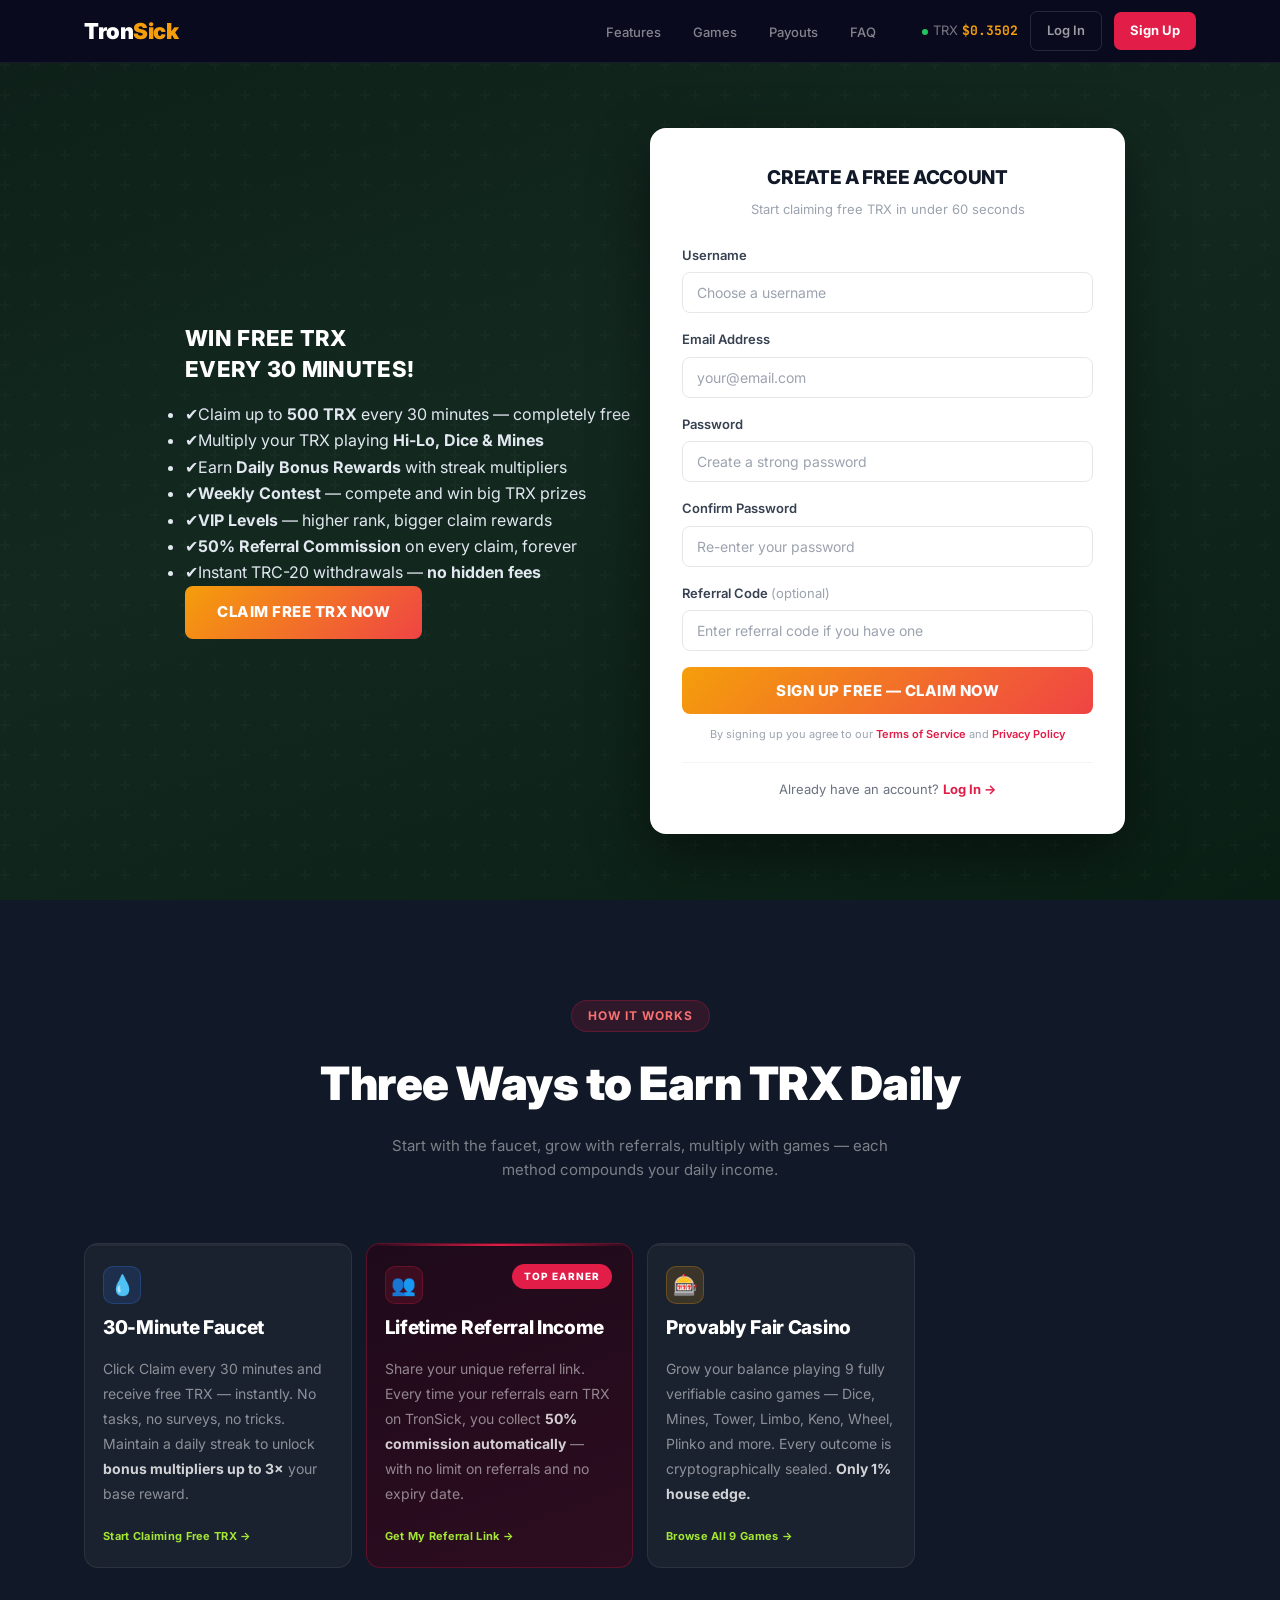
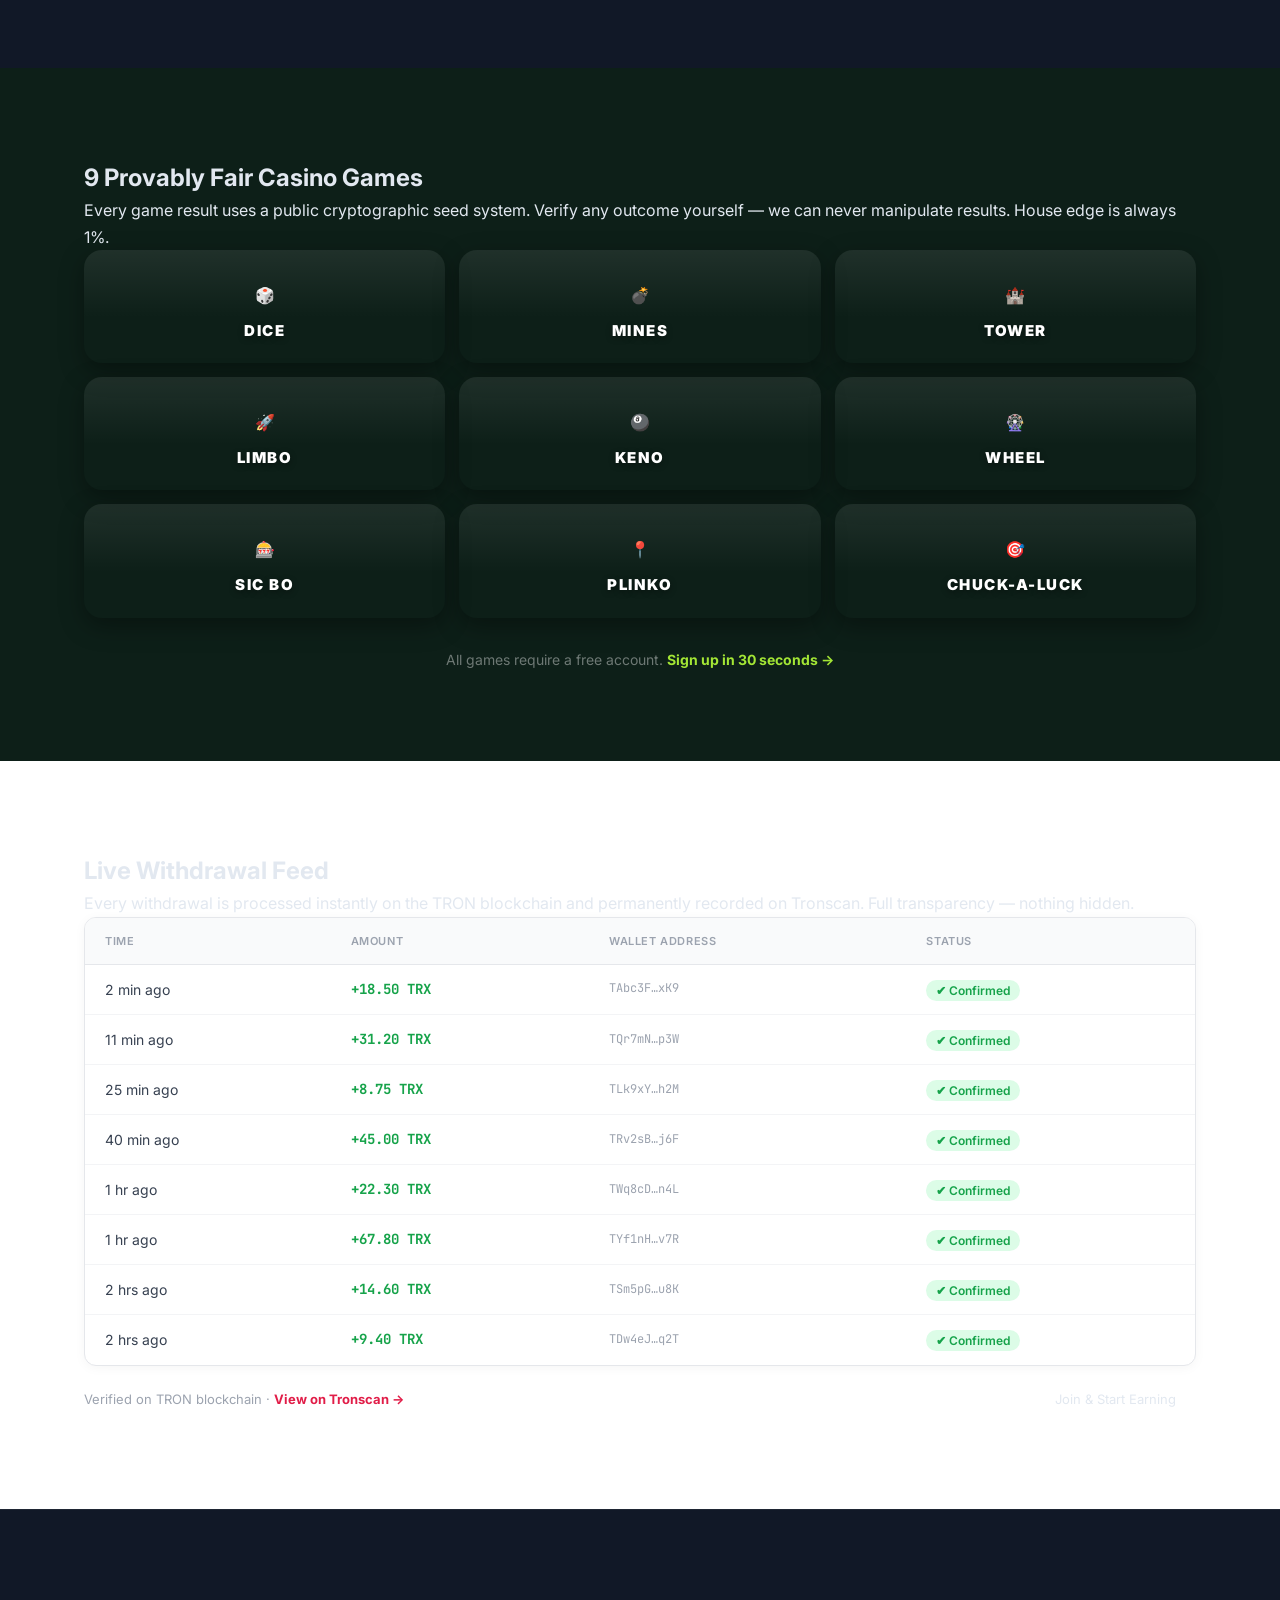
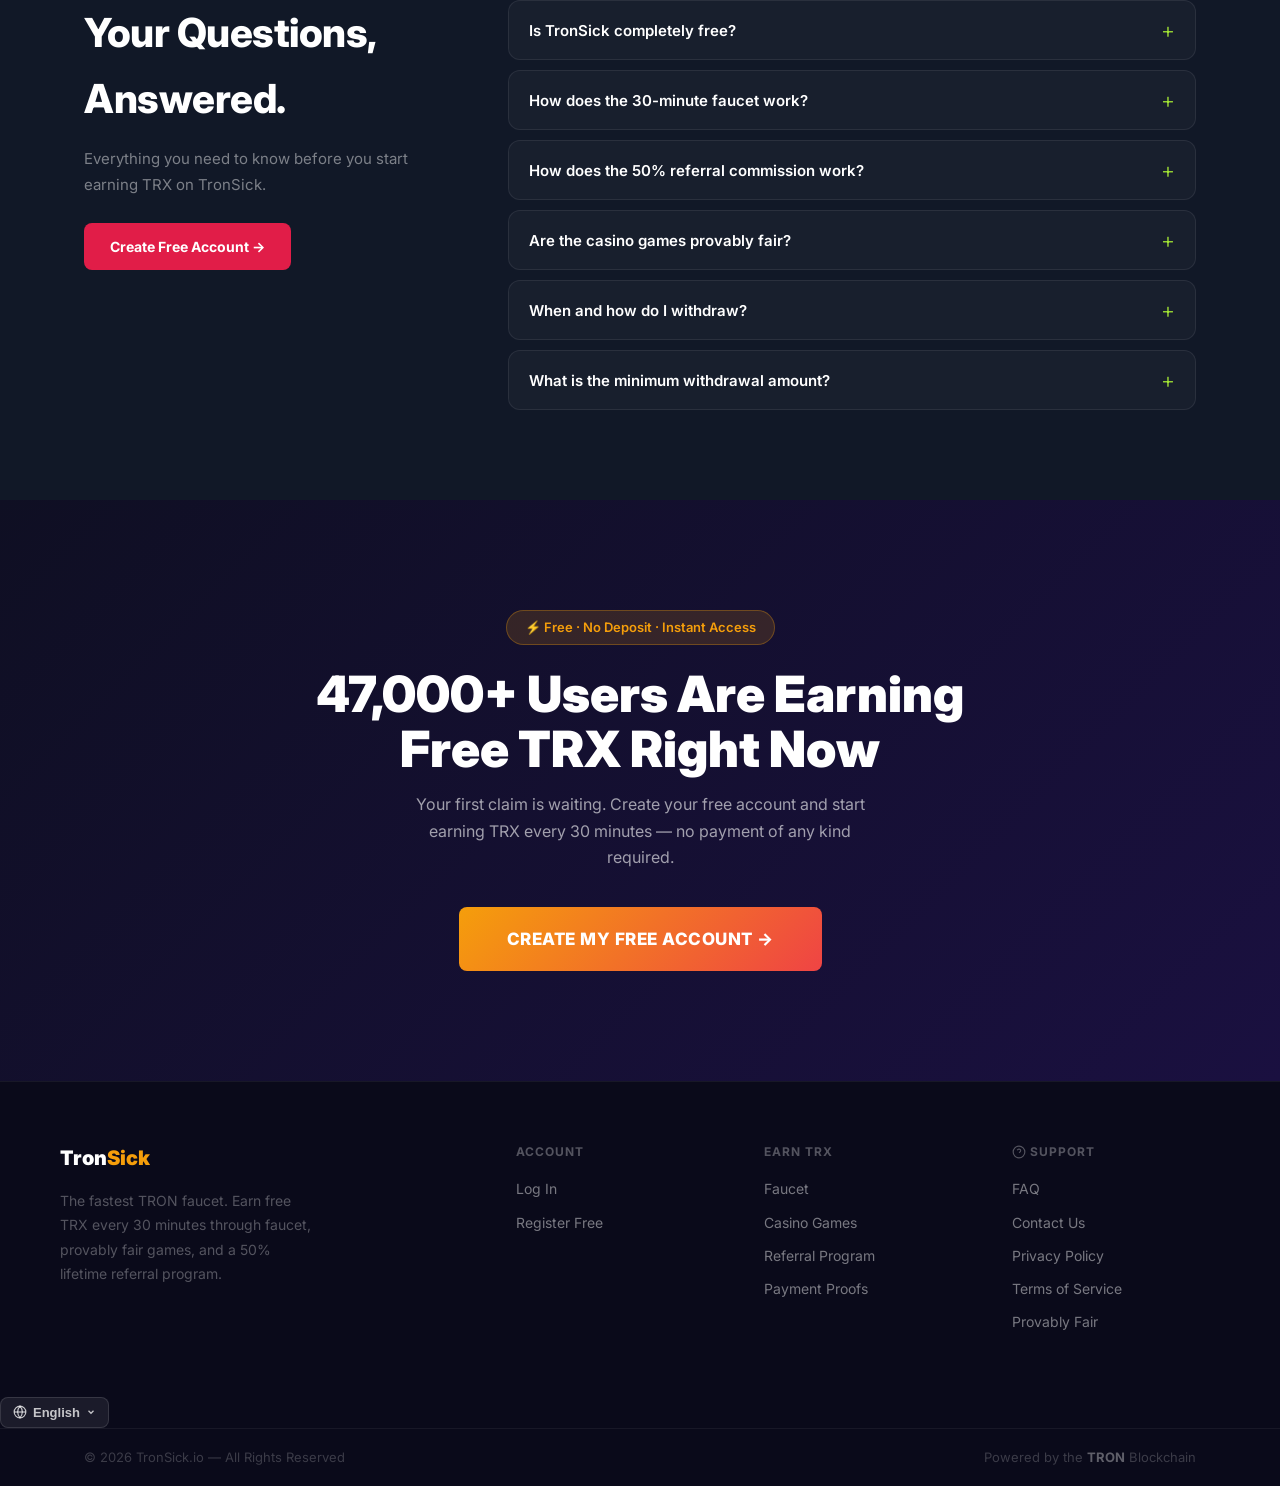
<file: index.html>
﻿<!DOCTYPE html>
<html lang="en">
<head>
  <meta charset="UTF-8"/>
  <meta name="viewport" content="width=device-width, initial-scale=1.0"/>
  <title>TronSick – Win Free TRX Every 30 Minutes | Faucet, Games & Referrals</title>
  <meta name="description" content="Claim free TRX every 30 minutes on TronSick. Play provably fair games, earn referral commissions, and withdraw instantly. Join 47,000+ users today."/>
  <link rel="preconnect" href="https://fonts.googleapis.com"/>
  <link rel="preconnect" href="https://fonts.gstatic.com" crossorigin/>
  <link href="https://fonts.googleapis.com/css2?family=Inter:wght@400;500;600;700;800;900&family=JetBrains+Mono:wght@400;700&display=swap" rel="stylesheet"/>
  <link rel="stylesheet" href="style.css"/>
  <script>
    localStorage.removeItem('_justLoggedOut');if(localStorage.getItem('userLoggedIn')==='1' && localStorage.getItem('userName')){window.location.replace('faucet.php');}
  </script>
</head>
<body>

<!-- NAVBAR -->
<nav class="nav" id="nav">
  <div class="nav-wrap">
    <a href="index.php" class="logo" id="logo">Tron<span>Sick</span></a>
    <ul class="nav-menu">
      <li><a href="#features">Features</a></li>
      <li><a href="#games">Games</a></li>
      <li><a href="#payouts">Payouts</a></li>
      <li><a href="#faq">FAQ</a></li>
    </ul>
    <div class="nav-right">
      <span class="trx-live"><span class="live-dot"></span>TRX <strong id="navPrice">$0.3502</strong></span>
      <a href="login.php" class="nbtn-ghost" id="navLogin">Log In</a>
      <a href="login.php?tab=register" class="nbtn-red" id="navSignup">Sign Up</a>
    </div>
    <button class="burger" onclick="toggleNav()"><span></span><span></span><span></span></button>
  </div>
  <div class="mob-nav" id="mobNav">
    <a href="#features" onclick="toggleNav()">Features</a>
    <a href="#games" onclick="toggleNav()">Games</a>
    <a href="#payouts" onclick="toggleNav()">Payouts</a>
    <a href="#faq" onclick="toggleNav()">FAQ</a>
    <a href="login.php" class="nbtn-ghost">Log In</a>
    <a href="login.php?tab=register" class="nbtn-red">Sign Up Free</a>
  </div>
</nav>

<!-- ═══ HERO ═══ -->
<section class="hero" id="hero">
  <div class="hero-overlay"></div>
  <div class="hero-wrap">

    <!-- LEFT: Features -->
    <div class="hero-left">
      <h1 id="heroH1">WIN FREE TRX<br/>EVERY 30 MINUTES!</h1>
      <ul class="feat-list" id="featList">
        <li><span class="fcheck">✔</span><span>Claim up to <strong>500 TRX</strong> every 30 minutes — completely free</span></li>
        <li><span class="fcheck">✔</span><span>Multiply your TRX playing <strong>Hi-Lo, Dice &amp; Mines</strong></span></li>
        <li><span class="fcheck">✔</span><span>Earn <strong>Daily Bonus Rewards</strong> with streak multipliers</span></li>
        <li><span class="fcheck">✔</span><span><strong>Weekly Contest</strong> — compete and win big TRX prizes</span></li>
        <li><span class="fcheck">✔</span><span><strong>VIP Levels</strong> — higher rank, bigger claim rewards</span></li>
        <li><span class="fcheck">✔</span><span><strong>50% Referral Commission</strong> on every claim, forever</span></li>
        <li><span class="fcheck">✔</span><span>Instant TRC-20 withdrawals — <strong>no hidden fees</strong></span></li>
      </ul>
      <a href="login.php?tab=register" class="btn-orange" id="heroPlayBtn">CLAIM FREE TRX NOW</a>
    </div>

    <!-- RIGHT: Inline signup form -->
    <div class="hero-right">
      <div class="signup-box" id="signupBox">
        <h2 class="sb-title">CREATE A FREE ACCOUNT</h2>
        <p class="sb-sub">Start claiming free TRX in under 60 seconds</p>
        <form class="sb-form" id="sbForm" onsubmit="heroSignup(event)">
          <div class="sb-field">
            <label for="sbUser">Username</label>
            <input type="text" id="sbUser" placeholder="Choose a username" autocomplete="username" required minlength="3" maxlength="20"/>
          </div>
          <div class="sb-field">
            <label for="sbEmail">Email Address</label>
            <input type="email" id="sbEmail" placeholder="your@email.com" autocomplete="email" required/>
          </div>
          <div class="sb-field">
            <label for="sbPass">Password</label>
            <input type="password" id="sbPass" placeholder="Create a strong password" required minlength="8"/>
          </div>
          <div class="sb-field">
            <label for="sbPass2">Confirm Password</label>
            <input type="password" id="sbPass2" placeholder="Re-enter your password" required/>
          </div>
          <div class="sb-field">
            <label for="sbRef">Referral Code <span class="optional">(optional)</span></label>
            <input type="text" id="sbRef" placeholder="Enter referral code if you have one"/>
          </div>
          <button type="submit" class="btn-orange w100" id="sbSubmit">
            SIGN UP FREE — CLAIM NOW
          </button>
          <p class="sb-err" id="sbErr" style="display:none;color:#e11d48;font-size:12px;margin-top:8px;text-align:center"></p>
          <p class="sb-terms">By signing up you agree to our <a href="#">Terms of Service</a> and <a href="#">Privacy Policy</a></p>
        </form>
        <div class="sb-login-row">Already have an account? <a href="login.php" id="sbLoginLink">Log In →</a></div>
      </div>
    </div>

  </div>
</section>

<!-- ═══ HOW IT WORKS ═══ -->
<section class="how-sec" id="features">
  <div class="container">
    <div class="sec-head">
      <span class="sec-tag">How It Works</span>
      <h2>Three Ways to Earn TRX Daily</h2>
      <p>Start with the faucet, grow with referrals, multiply with games — each method compounds your daily income.</p>
    </div>
    <div class="how-grid">

      <div class="how-card" id="hw1">
        <div class="how-num">01</div>
        <div class="how-content">
          <div class="how-icon-box ic-blue">💧</div>
          <h3>30-Minute Faucet</h3>
          <p>Click Claim every 30 minutes and receive free TRX — instantly. No tasks, no surveys, no tricks. Maintain a daily streak to unlock <strong>bonus multipliers up to 3×</strong> your base reward.</p>
          <a href="login.php?tab=register" class="how-cta">Start Claiming Free TRX →</a>
        </div>
      </div>

      <div class="how-card how-card-featured" id="hw2">
        <div class="how-badge">Top Earner</div>
        <div class="how-num">02</div>
        <div class="how-content">
          <div class="how-icon-box ic-red">👥</div>
          <h3>Lifetime Referral Income</h3>
          <p>Share your unique referral link. Every time your referrals earn TRX on TronSick, you collect <strong>50% commission automatically</strong> — with no limit on referrals and no expiry date.</p>
          <a href="login.php?tab=register" class="how-cta">Get My Referral Link →</a>
        </div>
      </div>

      <div class="how-card" id="hw3">
        <div class="how-num">03</div>
        <div class="how-content">
          <div class="how-icon-box ic-gold">🎰</div>
          <h3>Provably Fair Casino</h3>
          <p>Grow your balance playing 9 fully verifiable casino games — Dice, Mines, Tower, Limbo, Keno, Wheel, Plinko and more. Every outcome is cryptographically sealed. <strong>Only 1% house edge.</strong></p>
          <a href="login.php?tab=register" class="how-cta">Browse All 9 Games →</a>
        </div>
      </div>

    </div>
  </div>
</section>

<!-- ═══ GAMES ═══ -->
<section class="games-sec" id="games">
  <div class="container">
    <div class="sec-head light-head">
      <h2>9 Provably Fair Casino Games</h2>
      <p>Every game result uses a public cryptographic seed system. Verify any outcome yourself — we can never manipulate results. House edge is always 1%.</p>
    </div>
    <div class="games-grid">
      <div class="game-tile" id="g1"><span class="gt-em">🎲</span><span class="gt-nm">Dice</span><span class="gt-eg">1% Edge</span></div>
      <div class="game-tile" id="g2"><span class="gt-em">💣</span><span class="gt-nm">Mines</span><span class="gt-eg">1% Edge</span></div>
      <div class="game-tile" id="g3"><span class="gt-em">🏰</span><span class="gt-nm">Tower</span><span class="gt-eg">1% Edge</span></div>
      <div class="game-tile" id="g4"><span class="gt-em">🚀</span><span class="gt-nm">Limbo</span><span class="gt-eg">1% Edge</span></div>
      <div class="game-tile" id="g5"><span class="gt-em">🎱</span><span class="gt-nm">Keno</span><span class="gt-eg">1% Edge</span></div>
      <div class="game-tile" id="g6"><span class="gt-em">🎡</span><span class="gt-nm">Wheel</span><span class="gt-eg">1% Edge</span></div>
      <div class="game-tile" id="g7"><span class="gt-em">🎰</span><span class="gt-nm">Sic Bo</span><span class="gt-eg">1% Edge</span></div>
      <div class="game-tile" id="g8"><span class="gt-em">📍</span><span class="gt-nm">Plinko</span><span class="gt-eg">1% Edge</span></div>
      <div class="game-tile" id="g9"><span class="gt-em">🎯</span><span class="gt-nm">Chuck-a-Luck</span><span class="gt-eg">1% Edge</span></div>
    </div>
    <p class="games-cta">All games require a free account. <a href="login.php?tab=register">Sign up in 30 seconds →</a></p>
  </div>
</section>

<!-- ═══ PAYOUTS ═══ -->
<section class="payouts-sec" id="payouts">
  <div class="container">
    <div class="sec-head">
      <h2>Live Withdrawal Feed</h2>
      <p>Every withdrawal is processed instantly on the TRON blockchain and permanently recorded on Tronscan. Full transparency — nothing hidden.</p>
    </div>
    <div class="ptbl-wrap">
      <table class="ptbl">
        <thead><tr><th>Time</th><th>Amount</th><th>Wallet Address</th><th>Status</th></tr></thead>
        <tbody id="ptbody">
          <tr><td>2 min ago</td><td class="pa">+18.50 TRX</td><td class="pw">TAbc3F…xK9</td><td><span class="ps">✔ Confirmed</span></td></tr>
          <tr><td>11 min ago</td><td class="pa">+31.20 TRX</td><td class="pw">TQr7mN…p3W</td><td><span class="ps">✔ Confirmed</span></td></tr>
          <tr><td>25 min ago</td><td class="pa">+8.75 TRX</td><td class="pw">TLk9xY…h2M</td><td><span class="ps">✔ Confirmed</span></td></tr>
          <tr><td>40 min ago</td><td class="pa">+45.00 TRX</td><td class="pw">TRv2sB…j6F</td><td><span class="ps">✔ Confirmed</span></td></tr>
          <tr><td>1 hr ago</td><td class="pa">+22.30 TRX</td><td class="pw">TWq8cD…n4L</td><td><span class="ps">✔ Confirmed</span></td></tr>
          <tr><td>1 hr ago</td><td class="pa">+67.80 TRX</td><td class="pw">TYf1nH…v7R</td><td><span class="ps">✔ Confirmed</span></td></tr>
          <tr><td>2 hrs ago</td><td class="pa">+14.60 TRX</td><td class="pw">TSm5pG…u8K</td><td><span class="ps">✔ Confirmed</span></td></tr>
          <tr><td>2 hrs ago</td><td class="pa">+9.40 TRX</td><td class="pw">TDw4eJ…q2T</td><td><span class="ps">✔ Confirmed</span></td></tr>
        </tbody>
      </table>
    </div>
    <div class="ptbl-foot">
      <span>Verified on TRON blockchain · <a href="#" id="tronscanLink">View on Tronscan →</a></span>
      <a href="login.php?tab=register" class="btn-red-sm" id="ptCta">Join & Start Earning</a>
    </div>
  </div>
</section>

<!-- ═══ FAQ ═══ -->
<section class="faq-sec" id="faq">
  <div class="container faq-layout">
    <div class="faq-left">
      <h2>Your Questions,<br/>Answered.</h2>
      <p>Everything you need to know before you start earning TRX on TronSick.</p>
      <a href="login.php?tab=register" class="btn-red" style="margin-top:24px;display:inline-flex" id="faqCta">Create Free Account →</a>
    </div>
    <div class="faq-list">
      <div class="fq" id="fq1"><button class="fq-btn" onclick="fqOpen(this)">Is TronSick completely free?<span class="fq-ic">+</span></button><div class="fq-body"><p>Yes — 100% free. Sign up with an email address only. No deposit, no credit card, no subscription. You can claim TRX from the faucet immediately after verifying your account at absolutely zero cost.</p></div></div>
      <div class="fq" id="fq2"><button class="fq-btn" onclick="fqOpen(this)">How does the 30-minute faucet work?<span class="fq-ic">+</span></button><div class="fq-body"><p>After logging in, click the Claim button. TRX is credited instantly to your balance. A 30-minute cooldown begins. When it expires, you can claim again — up to 48 times every day. Claim every day to build a streak multiplier that increases your reward.</p></div></div>
      <div class="fq" id="fq3"><button class="fq-btn" onclick="fqOpen(this)">How does the 50% referral commission work?<span class="fq-ic">+</span></button><div class="fq-body"><p>Every account gets a unique referral URL. When someone joins through your link and claims TRX, you receive 50% of their claim value as commission — automatically added to your balance. This runs forever with no cap on how many people you refer.</p></div></div>
      <div class="fq" id="fq4"><button class="fq-btn" onclick="fqOpen(this)">Are the casino games provably fair?<span class="fq-ic">+</span></button><div class="fq-body"><p>Absolutely. Every game uses a server seed + client seed cryptographic system. After each round you receive the original server seed hash so you can independently verify the result using any SHA256 tool online. We cannot alter outcomes — the math is public and immutable.</p></div></div>
      <div class="fq" id="fq5"><button class="fq-btn" onclick="fqOpen(this)">When and how do I withdraw?<span class="fq-ic">+</span></button><div class="fq-body"><p>Go to your dashboard Withdraw page, enter your TRC-20 TRON wallet address, enter the amount, and confirm. Withdrawals are processed instantly on the TRON network. Minimum withdrawal is 50 TRX with no maximum limit per transaction.</p></div></div>
      <div class="fq" id="fq6"><button class="fq-btn" onclick="fqOpen(this)">What is the minimum withdrawal amount?<span class="fq-ic">+</span></button><div class="fq-body"><p>The minimum is 50 TRX. This covers TRON network transaction fees and ensures your full amount arrives without deductions on small transfers. There is no maximum withdrawal limit.</p></div></div>
    </div>
  </div>
</section>

<!-- ═══ BOTTOM CTA ═══ -->
<section class="cta-sec" id="ctaSec">
  <div class="container cta-inner">
    <div class="cta-badge">⚡ Free · No Deposit · Instant Access</div>
    <h2>47,000+ Users Are Earning<br/>Free TRX Right Now</h2>
    <p>Your first claim is waiting. Create your free account and start earning TRX every 30 minutes — no payment of any kind required.</p>
    <a href="login.php?tab=register" class="btn-orange btn-xl" id="ctaBtn">CREATE MY FREE ACCOUNT →</a>
  </div>
</section>

<!-- FOOTER -->
<footer class="footer">
  <div class="container footer-grid">
    <div class="fb">
      <div class="footer-logo">Tron<span>Sick</span></div>
      <p>The fastest TRON faucet. Earn free TRX every 30 minutes through faucet, provably fair games, and a 50% lifetime referral program.</p>
    </div>
    <div class="fc"><h4>Account</h4><a href="login.php" id="fLogin">Log In</a><a href="login.php?tab=register" id="fReg">Register Free</a></div>
    <div class="fc"><h4>Earn TRX</h4><a href="#">Faucet</a><a href="#games">Casino Games</a><a href="#">Referral Program</a><a href="#payouts">Payment Proofs</a></div>
    <div class="fc"><h4><svg width="14" height="14" viewBox="0 0 24 24" fill="none" stroke="currentColor" stroke-width="2" style="vertical-align:middle;margin-right:4px"><circle cx="12" cy="12" r="10"/><path d="M9.09 9a3 3 0 0 1 5.83 1c0 2-3 3-3 3"/><line x1="12" y1="17" x2="12.01" y2="17"/></svg>Support</h4><a href="#faq">FAQ</a><a href="#">Contact Us</a><a href="#">Privacy Policy</a><a href="#">Terms of Service</a><a href="#">Provably Fair</a></div>
  </div>
  
<div class="ft-lang-telegram">
  <!-- Telegram Link -->
  <a href="#" id="ftTelegramLink" class="ft-tg-btn" target="_blank" style="display:none">
    <svg width="18" height="18" viewBox="0 0 24 24" fill="none" xmlns="http://www.w3.org/2000/svg">
      <path d="M12 2C6.477 2 2 6.477 2 12s4.477 10 10 10 10-4.477 10-10S17.523 2 12 2zm4.93 6.686l-1.68 7.918c-.126.56-.455.695-.922.432l-2.546-1.876-1.229 1.183c-.136.136-.25.25-.512.25l.183-2.597 4.726-4.268c.205-.184-.046-.286-.318-.103L7.614 14.41l-2.49-.777c-.54-.17-.552-.54.115-.8l9.72-3.748c.448-.162.84.108.971.601z" fill="currentColor"/>
    </svg>
    <span id="ftTelegramName">Join Telegram</span>
  </a>
  <!-- Language Selector -->
  <div class="ft-lang-wrap" style="position:relative;display:inline-block">
    <button class="ft-lang-btn" onclick="toggleLangDrop()" id="ftLangBtn">
      <svg width="14" height="14" viewBox="0 0 24 24" fill="none" stroke="currentColor" stroke-width="2"><circle cx="12" cy="12" r="10"/><line x1="2" y1="12" x2="22" y2="12"/><path d="M12 2a15.3 15.3 0 0 1 4 10 15.3 15.3 0 0 1-4 10 15.3 15.3 0 0 1-4-10 15.3 15.3 0 0 1 4-10z"/></svg>
      <span id="ftLangLabel">English</span>
      <svg width="10" height="10" viewBox="0 0 24 24" fill="none" stroke="currentColor" stroke-width="3"><polyline points="6 9 12 15 18 9"/></svg>
    </button>
    <div class="ft-lang-drop" id="ftLangDrop" style="display:none">
      <div class="ft-lang-item" onclick="setLang('en','English')">🇬🇧 English</div>
      <div class="ft-lang-item" onclick="setLang('es','Español')">🇪🇸 Español</div>
      <div class="ft-lang-item" onclick="setLang('pt','Português')">🇧🇷 Português</div>
      <div class="ft-lang-item" onclick="setLang('fr','Français')">🇫🇷 Français</div>
      <div class="ft-lang-item" onclick="setLang('ru','Русский')">🇷🇺 Русский</div>
      <div class="ft-lang-item" onclick="setLang('de','Deutsch')">🇩🇪 Deutsch</div>
      <div class="ft-lang-item" onclick="setLang('nl','Nederlands')">🇳🇱 Nederlands</div>
      <div class="ft-lang-item" onclick="setLang('zh','中文')">🇨🇳 中文</div>
      <div class="ft-lang-item" onclick="setLang('hi','हिन्दी')">🇮🇳 हिन्दी</div>
      <div class="ft-lang-item" onclick="setLang('ja','日本語')">🇯🇵 日本語</div>
      <div class="ft-lang-item" onclick="setLang('bn','বাংলা')">🇧🇩 বাংলা</div>
      <div class="ft-lang-item" onclick="setLang('mn','Монгол')">🇲🇳 Монгол</div>
      <div class="ft-lang-item" onclick="setLang('tr','Türkçe')">🇹🇷 Türkçe</div>
      <div class="ft-lang-item" onclick="setLang('uz','O'zbekcha')">🇺🇿 O'zbekcha</div>
      <div class="ft-lang-item" onclick="setLang('id','Bahasa Indonesia')">🇮🇩 Bahasa Indonesia</div>
      <div class="ft-lang-item" onclick="setLang('th','ภาษาไทย')">🇹🇭 ภาษาไทย</div>
      <div class="ft-lang-item" onclick="setLang('hr','Hrvatski')">🇭🇷 Hrvatski</div>
      <div class="ft-lang-item" onclick="setLang('ko','한국어')">🇰🇷 한국어</div>
      <div class="ft-lang-item" onclick="setLang('it','Italiano')">🇮🇹 Italiano</div>
    </div>
  </div>
</div>
<style>
.ft-lang-telegram{display:flex;align-items:center;gap:12px;margin-top:14px;flex-wrap:wrap}
.ft-tg-btn{display:inline-flex;align-items:center;gap:7px;background:rgba(0,136,204,.15);border:1px solid rgba(0,136,204,.3);color:#29b6f6;padding:7px 14px;border-radius:8px;font-size:13px;font-weight:600;text-decoration:none;transition:all .2s}
.ft-tg-btn:hover{background:rgba(0,136,204,.25)}
.ft-lang-btn{display:inline-flex;align-items:center;gap:6px;background:rgba(255,255,255,.07);border:1px solid rgba(255,255,255,.12);color:rgba(255,255,255,.75);padding:7px 12px;border-radius:8px;font-size:13px;font-weight:600;cursor:pointer;transition:all .2s}
.ft-lang-btn:hover{background:rgba(255,255,255,.12)}
.ft-lang-drop{position:absolute;bottom:calc(100% + 6px);left:0;background:#111827;border:1px solid rgba(255,255,255,.12);border-radius:10px;padding:6px;min-width:180px;z-index:9999;box-shadow:0 -8px 32px rgba(0,0,0,.5);max-height:280px;overflow-y:auto}
.ft-lang-item{padding:8px 12px;border-radius:7px;font-size:13px;color:rgba(255,255,255,.8);cursor:pointer;transition:background .15s}
.ft-lang-item:hover,.ft-lang-item.active{background:rgba(62,207,142,.12);color:#3ecf8e}
</style>
<script>
(function(){
  // Load telegram link
  var tgLink = localStorage.getItem('site_telegram_link')||'';
  var tgName = localStorage.getItem('site_telegram_name')||'Join Telegram';
  var tgBtn = document.getElementById('ftTelegramLink');
  var tgNameEl = document.getElementById('ftTelegramName');
  if(tgBtn && tgLink){
    tgBtn.href = tgLink;
    tgBtn.style.display = 'inline-flex';
    if(tgNameEl) tgNameEl.textContent = tgName;
  }
  // Load also via SiteSync
  if(window.SiteSync){
    SiteSync.loadSettings(function(){
      var link = localStorage.getItem('site_telegram_link')||window._SITE_SETTINGS&&window._SITE_SETTINGS.telegram_link||'';
      if(link && tgBtn){ tgBtn.href=link; tgBtn.style.display='inline-flex'; }
    });
  }
  // Apply saved language
  var lang = localStorage.getItem('site_lang')||'en';
  var labelMap = {en:'English',es:'Español',pt:'Português',fr:'Français',ru:'Русский',de:'Deutsch',nl:'Nederlands',zh:'中文',hi:'हिन्दी',ja:'日本語',bn:'বাংলা',mn:'Монгол',tr:'Türkçe',uz:"O'zbekcha",id:'Bahasa Indonesia',th:'ภาษาไทย',hr:'Hrvatski',ko:'한국어',it:'Italiano'};
  var el = document.getElementById('ftLangLabel');
  if(el) el.textContent = labelMap[lang]||'English';
  document.documentElement.lang = lang;
  // Mark active
  document.querySelectorAll('.ft-lang-item').forEach(function(item){
    if(item.getAttribute('onclick')&&item.getAttribute('onclick').includes("'"+lang+"'")) item.classList.add('active');
  });
})();
function toggleLangDrop(){
  var d=document.getElementById('ftLangDrop');
  if(d) d.style.display=d.style.display==='none'?'block':'none';
}
function setLang(code,label){
  localStorage.setItem('site_lang',code);
  var el=document.getElementById('ftLangLabel');
  if(el) el.textContent=label;
  document.documentElement.lang=code;
  document.getElementById('ftLangDrop').style.display='none';
  // Google Translate (optional)
  // window.location.href = '/?googtrans=/en/'+code;
}
document.addEventListener('click',function(e){
  var drop=document.getElementById('ftLangDrop');
  var btn=document.getElementById('ftLangBtn');
  if(drop&&btn&&!btn.contains(e.target)&&!drop.contains(e.target)) drop.style.display='none';
});
</script>
  <div class="footer-bottom">
    <div class="container footer-bottom-row">
      <span>© 2026 TronSick.io — All Rights Reserved</span>
      <span>Powered by the <strong>TRON</strong> Blockchain</span>
    </div>
  </div>
</footer>

<script src="script.js"></script>
</body>
</html>
</file>
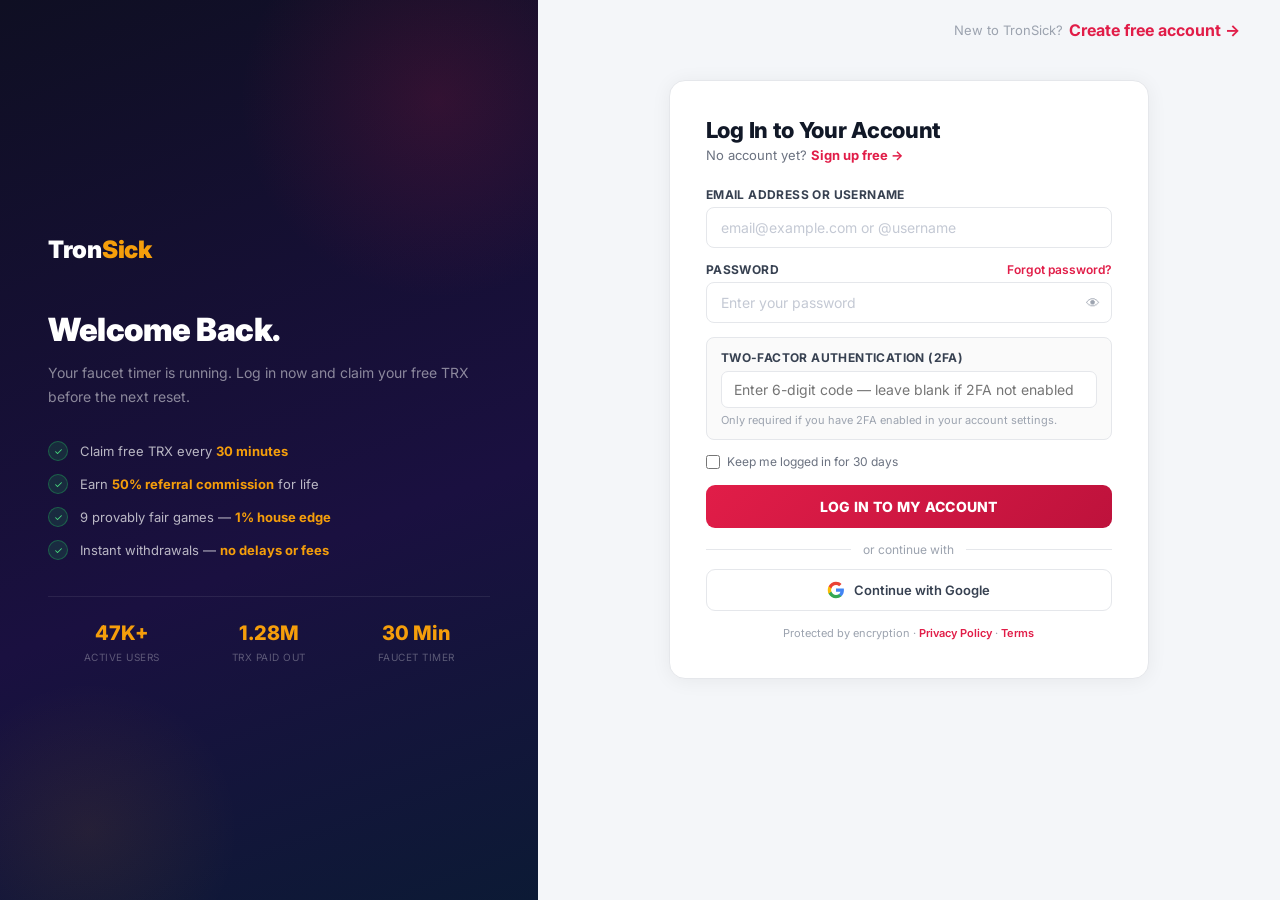
<file: login.html>
<!DOCTYPE html>
<html lang="en">
<head>
  <meta charset="UTF-8"/>
  <meta name="viewport" content="width=device-width, initial-scale=1.0"/>
  <title>Log In – TronSick</title>
  <link rel="preconnect" href="https://fonts.googleapis.com"/>
  <link href="https://fonts.googleapis.com/css2?family=Inter:wght@400;500;600;700;800;900&display=swap" rel="stylesheet"/>
  <link rel="stylesheet" href="auth.css"/>
</head>
<body>
<div class="auth-page">

  <!-- LEFT PANEL -->
  <div class="auth-left">
    <a href="index.html" class="al-logo">Tron<span>Sick</span></a>
    <h2 class="al-h">Welcome Back.</h2>
    <p class="al-p">Your faucet timer is running. Log in now and claim your free TRX before the next reset.</p>
    <div class="al-perks">
      <div class="al-perk"><span class="al-ck">✓</span><span>Claim free TRX every <strong>30 minutes</strong></span></div>
      <div class="al-perk"><span class="al-ck">✓</span><span>Earn <strong>50% referral commission</strong> for life</span></div>
      <div class="al-perk"><span class="al-ck">✓</span><span>9 provably fair games — <strong>1% house edge</strong></span></div>
      <div class="al-perk"><span class="al-ck">✓</span><span>Instant withdrawals — <strong>no delays or fees</strong></span></div>
    </div>
    <div class="al-stats">
      <div class="al-stat"><strong>47K+</strong><span>Active Users</span></div>
      <div class="al-stat"><strong>1.28M</strong><span>TRX Paid Out</span></div>
      <div class="al-stat"><strong>30 Min</strong><span>Faucet Timer</span></div>
    </div>
  </div>

  <!-- RIGHT PANEL -->
  <div class="auth-right">
    <div class="ar-topbar">
      <span>New to TronSick?</span>
      <a href="register.html">Create free account →</a>
    </div>
    <div class="ar-body">
      <div class="ar-card">
        <h2>Log In to Your Account</h2>
        <p class="ar-switch">No account yet? <a href="register.html">Sign up free →</a></p>

        <form onsubmit="handleLogin(event)">

          <div class="ff">
            <label for="lId">Email Address or Username</label>
            <div class="ff-iw">
              <input type="text" id="lId" placeholder="email@example.com or @username" required autocomplete="username"/>
            </div>
          </div>

          <div class="ff">
            <div class="ff-lrow">
              <label for="lPw">Password</label>
              <a href="forgot.html" class="ff-forgot">Forgot password?</a>
            </div>
            <div class="ff-iw">
              <input type="password" id="lPw" placeholder="Enter your password" required autocomplete="current-password"/>
              <button type="button" class="ff-eye" onclick="toggleVis('lPw',this)">👁</button>
            </div>
          </div>

          <div class="twofa-box">
            <span class="tfl">Two-Factor Authentication (2FA)</span>
            <input type="text" id="l2fa" placeholder="Enter 6-digit code — leave blank if 2FA not enabled" maxlength="6" inputmode="numeric" autocomplete="one-time-code"/>
            <p class="tfd">Only required if you have 2FA enabled in your account settings.</p>
          </div>

          <div class="ff-remrow">
            <label class="ff-rem">
              <input type="checkbox" id="lRem"/> Keep me logged in for 30 days
            </label>
          </div>

          <div class="ff-err" id="loginErr"></div>

          <button type="submit" class="auth-btn" id="loginBtn">LOG IN TO MY ACCOUNT</button>

          <div class="ff-div"><span>or continue with</span></div>
          <button type="button" class="google-btn" onclick="alert('Google login coming soon')">
            <svg width="18" height="18" viewBox="0 0 24 24"><path fill="#4285F4" d="M22.56 12.25c0-.78-.07-1.53-.2-2.25H12v4.26h5.92c-.26 1.37-1.04 2.53-2.21 3.31v2.77h3.57c2.08-1.92 3.28-4.74 3.28-8.09z"/><path fill="#34A853" d="M12 23c2.97 0 5.46-.98 7.28-2.66l-3.57-2.77c-.98.66-2.23 1.06-3.71 1.06-2.86 0-5.29-1.93-6.16-4.53H2.18v2.84C3.99 20.53 7.7 23 12 23z"/><path fill="#FBBC05" d="M5.84 14.09c-.22-.66-.35-1.36-.35-2.09s.13-1.43.35-2.09V7.07H2.18C1.43 8.55 1 10.22 1 12s.43 3.45 1.18 4.93l3.66-2.84z"/><path fill="#EA4335" d="M12 5.38c1.62 0 3.06.56 4.21 1.64l3.15-3.15C17.45 2.09 14.97 1 12 1 7.7 1 3.99 3.47 2.18 7.07l3.66 2.84c.87-2.6 3.3-4.53 6.16-4.53z"/></svg>
            Continue with Google
          </button>

          <p class="auth-note">Protected by encryption · <a href="#">Privacy Policy</a> · <a href="#">Terms</a></p>
        </form>
      </div>
    </div>
  </div>

</div>
<script>
function toggleVis(id, btn) {
  const i = document.getElementById(id);
  i.type = i.type === 'password' ? 'text' : 'password';
  btn.textContent = i.type === 'password' ? '👁' : '🙈';
}
function handleLogin(e) {
  e.preventDefault();
  const err = document.getElementById('loginErr');
  const id = document.getElementById('lId').value.trim();
  const pw = document.getElementById('lPw').value;
  if (!id || !pw) { err.style.display='block'; err.textContent='Please enter your email/username and password.'; return; }
  err.style.display='none';
  const btn = document.getElementById('loginBtn');
  btn.textContent='Logging in…'; btn.disabled=true;
  setTimeout(() => { window.location.href='dashboard.html'; }, 1500);
}
</script>
</body>
</html>
</file>
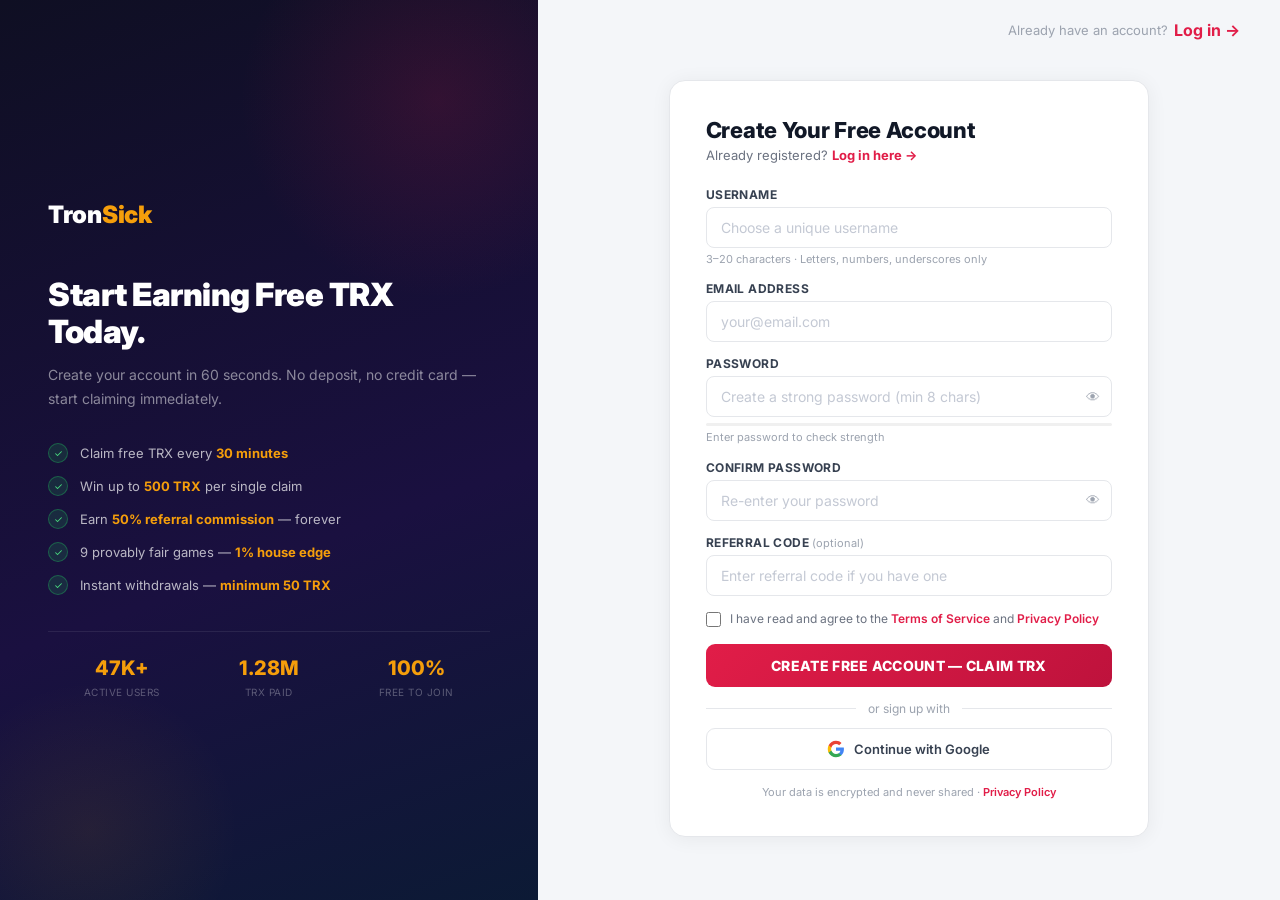
<file: register.html>
<!DOCTYPE html>
<html lang="en">
<head>
  <meta charset="UTF-8"/>
  <meta name="viewport" content="width=device-width, initial-scale=1.0"/>
  <title>Create Free Account – TronSick</title>
  <link rel="preconnect" href="https://fonts.googleapis.com"/>
  <link href="https://fonts.googleapis.com/css2?family=Inter:wght@400;500;600;700;800;900&display=swap" rel="stylesheet"/>
  <link rel="stylesheet" href="auth.css"/>
</head>
<body>
<div class="auth-page">

  <!-- LEFT PANEL -->
  <div class="auth-left">
    <a href="index.html" class="al-logo">Tron<span>Sick</span></a>
    <h2 class="al-h">Start Earning Free TRX Today.</h2>
    <p class="al-p">Create your account in 60 seconds. No deposit, no credit card — start claiming immediately.</p>
    <div class="al-perks">
      <div class="al-perk"><span class="al-ck">✓</span><span>Claim free TRX every <strong>30 minutes</strong></span></div>
      <div class="al-perk"><span class="al-ck">✓</span><span>Win up to <strong>500 TRX</strong> per single claim</span></div>
      <div class="al-perk"><span class="al-ck">✓</span><span>Earn <strong>50% referral commission</strong> — forever</span></div>
      <div class="al-perk"><span class="al-ck">✓</span><span>9 provably fair games — <strong>1% house edge</strong></span></div>
      <div class="al-perk"><span class="al-ck">✓</span><span>Instant withdrawals — <strong>minimum 50 TRX</strong></span></div>
    </div>
    <div class="al-stats">
      <div class="al-stat"><strong>47K+</strong><span>Active Users</span></div>
      <div class="al-stat"><strong>1.28M</strong><span>TRX Paid</span></div>
      <div class="al-stat"><strong>100%</strong><span>Free to Join</span></div>
    </div>
  </div>

  <!-- RIGHT PANEL -->
  <div class="auth-right">
    <div class="ar-topbar">
      <span>Already have an account?</span>
      <a href="login.html">Log in →</a>
    </div>
    <div class="ar-body">
      <div class="ar-card">
        <h2>Create Your Free Account</h2>
        <p class="ar-switch">Already registered? <a href="login.html">Log in here →</a></p>

        <form onsubmit="handleReg(event)">

          <div class="ff">
            <label for="rUser">Username</label>
            <div class="ff-iw">
              <input type="text" id="rUser" placeholder="Choose a unique username" required minlength="3" maxlength="20" autocomplete="username"/>
            </div>
            <p class="ff-hint">3–20 characters · Letters, numbers, underscores only</p>
          </div>

          <div class="ff">
            <label for="rEmail">Email Address</label>
            <div class="ff-iw">
              <input type="email" id="rEmail" placeholder="your@email.com" required autocomplete="email"/>
            </div>
          </div>

          <div class="ff">
            <label for="rPw">Password</label>
            <div class="ff-iw">
              <input type="password" id="rPw" placeholder="Create a strong password (min 8 chars)" required minlength="8" autocomplete="new-password"/>
              <button type="button" class="ff-eye" onclick="toggleVis('rPw',this)">👁</button>
            </div>
            <div class="pw-bar"><div class="pw-fill" id="pwFill"></div></div>
            <p class="ff-hint" id="pwHint">Enter password to check strength</p>
          </div>

          <div class="ff">
            <label for="rPw2">Confirm Password</label>
            <div class="ff-iw">
              <input type="password" id="rPw2" placeholder="Re-enter your password" required autocomplete="new-password"/>
              <button type="button" class="ff-eye" onclick="toggleVis('rPw2',this)">👁</button>
            </div>
          </div>

          <div class="ff">
            <label for="rRef">Referral Code <span class="ff-opt">(optional)</span></label>
            <div class="ff-iw">
              <input type="text" id="rRef" placeholder="Enter referral code if you have one"/>
            </div>
          </div>

          <div class="ff-ck">
            <input type="checkbox" id="rTerms" required/>
            <label for="rTerms">I have read and agree to the <a href="#">Terms of Service</a> and <a href="#">Privacy Policy</a></label>
          </div>

          <div class="ff-err" id="regErr"></div>

          <button type="submit" class="auth-btn" id="regBtn">CREATE FREE ACCOUNT — CLAIM TRX</button>

          <div class="ff-div"><span>or sign up with</span></div>
          <button type="button" class="google-btn" onclick="alert('Google signup coming soon')">
            <svg width="18" height="18" viewBox="0 0 24 24"><path fill="#4285F4" d="M22.56 12.25c0-.78-.07-1.53-.2-2.25H12v4.26h5.92c-.26 1.37-1.04 2.53-2.21 3.31v2.77h3.57c2.08-1.92 3.28-4.74 3.28-8.09z"/><path fill="#34A853" d="M12 23c2.97 0 5.46-.98 7.28-2.66l-3.57-2.77c-.98.66-2.23 1.06-3.71 1.06-2.86 0-5.29-1.93-6.16-4.53H2.18v2.84C3.99 20.53 7.7 23 12 23z"/><path fill="#FBBC05" d="M5.84 14.09c-.22-.66-.35-1.36-.35-2.09s.13-1.43.35-2.09V7.07H2.18C1.43 8.55 1 10.22 1 12s.43 3.45 1.18 4.93l3.66-2.84z"/><path fill="#EA4335" d="M12 5.38c1.62 0 3.06.56 4.21 1.64l3.15-3.15C17.45 2.09 14.97 1 12 1 7.7 1 3.99 3.47 2.18 7.07l3.66 2.84c.87-2.6 3.3-4.53 6.16-4.53z"/></svg>
            Continue with Google
          </button>

          <p class="auth-note">Your data is encrypted and never shared · <a href="#">Privacy Policy</a></p>
        </form>
      </div>
    </div>
  </div>

</div>
<script>
function toggleVis(id, btn) {
  const i = document.getElementById(id);
  i.type = i.type === 'password' ? 'text' : 'password';
  btn.textContent = i.type === 'password' ? '👁' : '🙈';
}
document.getElementById('rPw').addEventListener('input', function() {
  const v = this.value, fill = document.getElementById('pwFill'), hint = document.getElementById('pwHint');
  let s = 0;
  if (v.length >= 8) s++; if (/[A-Z]/.test(v)) s++; if (/[0-9]/.test(v)) s++; if (/[^A-Za-z0-9]/.test(v)) s++;
  const cfg = [
    {w:'0%',c:'transparent',t:'Enter password to check strength'},
    {w:'25%',c:'#ef4444',t:'Weak — add uppercase & numbers'},
    {w:'50%',c:'#f59e0b',t:'Fair — add numbers & symbols'},
    {w:'75%',c:'#3b82f6',t:'Good — add a special character'},
    {w:'100%',c:'#22c55e',t:'Strong password ✓'}
  ];
  const l = cfg[s];
  fill.style.width = l.w; fill.style.background = l.c;
  hint.textContent = l.t; hint.style.color = s === 0 ? '#9ca3af' : l.c;
});
function handleReg(e) {
  e.preventDefault();
  const err = document.getElementById('regErr');
  const show = m => { err.style.display='block'; err.textContent=m; };
  const u = document.getElementById('rUser').value.trim();
  const em = document.getElementById('rEmail').value.trim();
  const pw = document.getElementById('rPw').value;
  const pw2 = document.getElementById('rPw2').value;
  const terms = document.getElementById('rTerms').checked;
  if (!u || u.length < 3) return show('Username must be at least 3 characters.');
  if (!/^[a-zA-Z0-9_]+$/.test(u)) return show('Username: letters, numbers and underscores only.');
  if (!em || !em.includes('@')) return show('Please enter a valid email address.');
  if (pw.length < 8) return show('Password must be at least 8 characters.');
  if (pw !== pw2) return show('Passwords do not match — please re-enter.');
  if (!terms) return show('You must agree to the Terms of Service to continue.');
  err.style.display='none';
  const btn = document.getElementById('regBtn');
  btn.textContent='Creating Account…'; btn.disabled=true;
  setTimeout(() => { window.location.href='login.html'; }, 1800);
}
</script>
</body>
</html>
</file>
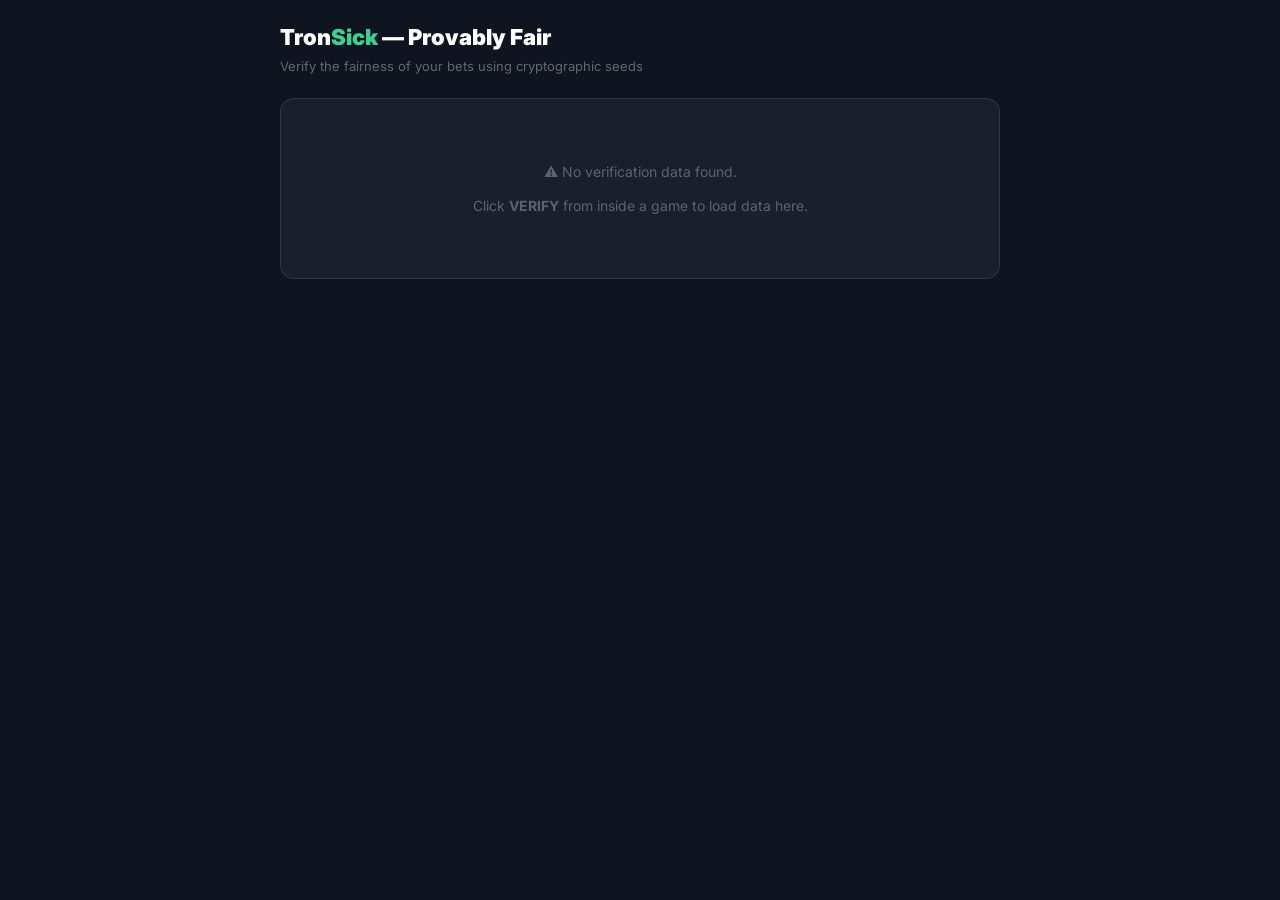
<file: verify.html>
<!DOCTYPE html>
<html lang="en">
<head>
<meta charset="UTF-8"/>
<meta name="viewport" content="width=device-width,initial-scale=1.0"/>
<title>Verify Bet – TronSick</title>
<link href="https://fonts.googleapis.com/css2?family=Inter:wght@400;600;700;800;900&family=JetBrains+Mono:wght@400;700&display=swap" rel="stylesheet"/>
<style>
*{box-sizing:border-box;margin:0;padding:0}
body{font-family:'Inter',sans-serif;background:#0f1520;color:#e8f0eb;min-height:100vh;padding:24px}
.vf-wrap{max-width:720px;margin:0 auto}
.vf-logo{font-size:22px;font-weight:900;color:#fff;margin-bottom:8px}
.vf-logo span{color:#3ecf8e}
.vf-sub{font-size:13px;color:rgba(255,255,255,.35);margin-bottom:24px}
.vf-card{background:#1a1f2e;border:1px solid rgba(255,255,255,.1);border-radius:14px;padding:24px;margin-bottom:20px}
.vf-hd{font-size:13px;font-weight:800;color:#fff;margin-bottom:16px;text-transform:uppercase;letter-spacing:.5px;border-bottom:1px solid rgba(255,255,255,.07);padding-bottom:10px}
.vf-row{display:flex;flex-direction:column;gap:4px;margin-bottom:14px}
.vf-lbl{font-size:10px;font-weight:700;color:rgba(255,255,255,.35);text-transform:uppercase;letter-spacing:.5px}
.vf-val{font-family:'JetBrains Mono',monospace;font-size:12px;color:#fff;word-break:break-all;background:rgba(0,0,0,.25);border:1px solid rgba(255,255,255,.08);border-radius:6px;padding:8px 12px}
.vf-val.gold{color:#f59e0b}
.vf-result{text-align:center;padding:20px;font-size:28px;font-weight:900;border-radius:10px;margin-bottom:16px}
.vf-result.win{background:rgba(34,197,94,.1);border:1px solid rgba(34,197,94,.3);color:#22c55e}
.vf-result.lose{background:rgba(239,68,68,.1);border:1px solid rgba(239,68,68,.3);color:#ef4444}
.vf-stats{display:grid;grid-template-columns:repeat(3,1fr);gap:12px;margin-bottom:0}
.vf-stat{background:rgba(0,0,0,.2);border:1px solid rgba(255,255,255,.07);border-radius:8px;padding:12px;text-align:center}
.vf-stat-v{font-family:'JetBrains Mono',monospace;font-size:16px;font-weight:900;color:#fff;margin-bottom:4px}
.vf-stat-l{font-size:10px;color:rgba(255,255,255,.3);text-transform:uppercase;letter-spacing:.4px}
.vf-tbl{width:100%;border-collapse:collapse;font-size:12px}
.vf-tbl th{padding:9px 12px;text-align:left;font-size:10px;font-weight:700;color:rgba(255,255,255,.3);text-transform:uppercase;letter-spacing:.4px;background:rgba(0,0,0,.2)}
.vf-tbl td{padding:9px 12px;border-top:1px solid rgba(255,255,255,.05);font-family:'JetBrains Mono',monospace;font-size:11px}
.vf-win{color:#22c55e;font-weight:700}
.vf-lose{color:#ef4444;font-weight:700}
.vf-empty{text-align:center;padding:40px;color:rgba(255,255,255,.3);font-size:14px}
.vf-badge{display:inline-block;padding:3px 10px;border-radius:6px;font-size:11px;font-weight:700;text-transform:uppercase;letter-spacing:.5px}
.vf-badge.dice{background:rgba(62,207,142,.15);color:#3ecf8e;border:1px solid rgba(62,207,142,.3)}
.vf-badge.limbo{background:rgba(100,130,255,.15);color:#6482ff;border:1px solid rgba(100,130,255,.3)}
.vf-badge.wheel{background:rgba(245,158,11,.15);color:#f59e0b;border:1px solid rgba(245,158,11,.3)}
</style>
</head>
<body>
<div class="vf-wrap">
  <div class="vf-logo">Tron<span>Sick</span> — Provably Fair</div>
  <div class="vf-sub">Verify the fairness of your bets using cryptographic seeds</div>

  <div class="vf-card" id="mainCard">
    <div class="vf-empty">Loading...</div>
  </div>

  <div class="vf-card" id="seedCard" style="display:none">
    <div class="vf-hd">Seed Information</div>
    <div class="vf-row"><div class="vf-lbl">Client Seed</div><div class="vf-val" id="vClientSeed">—</div></div>
    <div class="vf-row"><div class="vf-lbl">Server Seed Hash</div><div class="vf-val gold" id="vServerSeed">—</div></div>
    <div class="vf-row"><div class="vf-lbl">Server Seed (Revealed after rotation)</div><div class="vf-val" id="vServerSeedRaw">—</div></div>
    <div class="vf-row"><div class="vf-lbl">Nonce</div><div class="vf-val" id="vNonce">—</div></div>
  </div>

  <div class="vf-card" id="histCard" style="display:none">
    <div class="vf-hd">Bet History</div>
    <table class="vf-tbl"><thead><tr><th>#</th><th>Game</th><th>Bet</th><th>Result</th><th>Payout</th><th>Outcome</th><th>Profit</th></tr></thead>
    <tbody id="vBetBody"></tbody></table>
  </div>
</div>
<script>
var data=null;
try{data=JSON.parse(localStorage.getItem('dgVerifyData'));}catch(e){}
var mainCard=document.getElementById('mainCard');
var seedCard=document.getElementById('seedCard');
var histCard=document.getElementById('histCard');

if(!data){
  mainCard.innerHTML='<div class="vf-empty">⚠️ No verification data found.<br><br>Click <strong>VERIFY</strong> from inside a game to load data here.</div>';
}else{
  // Seeds
  seedCard.style.display='';
  document.getElementById('vClientSeed').textContent=data.clientSeed||'—';
  document.getElementById('vServerSeed').textContent=data.serverSeedHash||'—';
  document.getElementById('vServerSeedRaw').textContent=data.serverSeed||'(Not revealed until seed rotation)';
  document.getElementById('vNonce').textContent=(data.bet&&data.bet.id)||data.nonce||0;

  // Single bet view (from modal verify click)
  var bet=data.bet;
  if(bet){
    var game=data.game||'Game';
    var isWin=bet.win;
    var resultStr='';
    if(bet.roll!==undefined) resultStr='Roll: '+bet.roll.toFixed(2);
    else if(bet.result!==undefined) resultStr='Result: '+bet.result.toFixed(2)+'x';
    else if(bet.mult!==undefined) resultStr='Multiplier: '+bet.mult+'x';

    mainCard.innerHTML='<div class="vf-hd">'+game+' Bet Verification <span class="vf-badge '+game.toLowerCase()+'">'+game+'</span></div>'+
      '<div class="vf-result '+(isWin?'win':'lose')+'">'+(isWin?'✓ WIN':'✗ LOSS')+'</div>'+
      '<div class="vf-stats">'+
      '<div class="vf-stat"><div class="vf-stat-v">'+bet.bet.toFixed(6)+'</div><div class="vf-stat-l">Bet Amount</div></div>'+
      '<div class="vf-stat"><div class="vf-stat-v">'+resultStr+'</div><div class="vf-stat-l">Result</div></div>'+
      '<div class="vf-stat"><div class="vf-stat-v '+(bet.profit>=0?'vf-win':'vf-lose')+'">'+(bet.profit>=0?'+':'')+bet.profit.toFixed(6)+'</div><div class="vf-stat-l">Profit</div></div>'+
      '</div>';
  }

  // Bets history table
  var bets=data.bets||[];
  if(bets.length>0){
    histCard.style.display='';
    var tbody=document.getElementById('vBetBody');
    var html='';
    bets.forEach(function(b,i){
      var gameLabel=b.game||(b.roll!==undefined?'🎲 Dice':b.result!==undefined?'🚀 Limbo':'🎡 Wheel');
      var resultTxt=b.roll!==undefined?b.roll.toFixed(2):b.result!==undefined?b.result.toFixed(2)+'x':b.mult!==undefined?b.mult+'x':'—';
      var payoutTxt=b.payout!==undefined?b.payout.toFixed(4)+'x':b.mult!==undefined?b.mult+'x':'—';
      html+='<tr><td>'+(i+1)+'</td><td>'+gameLabel+'</td><td>'+b.bet.toFixed(6)+'</td><td>'+resultTxt+'</td><td>'+payoutTxt+'</td>';
      html+='<td class="'+(b.win?'vf-win':'vf-lose')+'">'+(b.win?'WIN':'LOSS')+'</td>';
      html+='<td class="'+(b.profit>=0?'vf-win':'vf-lose')+'">'+(b.profit>=0?'+':'')+b.profit.toFixed(6)+'</td></tr>';
    });
    tbody.innerHTML=html;
    if(!bet) mainCard.innerHTML='<div class="vf-hd">Session Summary</div><div class="vf-stats"><div class="vf-stat"><div class="vf-stat-v">'+bets.length+'</div><div class="vf-stat-l">Total Bets</div></div><div class="vf-stat"><div class="vf-stat-v">'+bets.reduce(function(s,b){return s+b.bet;},0).toFixed(6)+'</div><div class="vf-stat-l">Wagered</div></div><div class="vf-stat"><div class="vf-stat-v '+(bets.reduce(function(s,b){return s+b.profit;},0)>=0?'vf-win':'vf-lose')+'">'+((bets.reduce(function(s,b){return s+b.profit;},0)>=0?'+':'')+bets.reduce(function(s,b){return s+b.profit;},0).toFixed(6))+'</div><div class="vf-stat-l">Net Profit</div></div></div>';
  }else if(!bet){
    mainCard.innerHTML='<div class="vf-empty">Seeds loaded. Click a bet row in-game and press VERIFY to see details.</div>';
  }
}
</script>
</body>
</html>
</file>
<file: style.css>
*,*::before,*::after{box-sizing:border-box;margin:0;padding:0}
html{scroll-behavior:smooth}
body{font-family:'Inter',sans-serif;background:#1a1a2e;color:#e2e8f0;line-height:1.65;overflow-x:hidden}
a{text-decoration:none;color:inherit}
.container{max-width:1160px;margin:0 auto;padding:0 24px}
.w100{width:100%}

/* BUTTONS */
.btn-orange{display:inline-flex;align-items:center;justify-content:center;gap:8px;background:linear-gradient(135deg,#f59e0b,#ef4444);color:#fff;font-weight:800;font-size:15px;padding:14px 32px;border-radius:8px;border:none;cursor:pointer;font-family:inherit;transition:all .25s;letter-spacing:.5px;white-space:nowrap}
.btn-orange:hover{transform:translateY(-2px);box-shadow:0 8px 30px rgba(245,158,11,.4)}
.btn-xl{padding:18px 48px;font-size:17px}
.btn-red{display:inline-flex;align-items:center;justify-content:center;gap:8px;background:#e11d48;color:#fff;font-weight:700;font-size:14px;padding:12px 26px;border-radius:8px;border:none;cursor:pointer;font-family:inherit;transition:all .2s;white-space:nowrap}
.btn-red:hover{background:#be123c;transform:translateY(-1px)}
.btn-red-sm{padding:9px 20px;font-size:13px;border-radius:7px}

/* NAVBAR */
.nav{position:fixed;top:0;left:0;right:0;z-index:999;background:rgba(10,10,30,.97);backdrop-filter:blur(16px);border-bottom:1px solid rgba(255,255,255,.07)}
.nav-wrap{max-width:1160px;margin:0 auto;padding:0 24px;height:62px;display:flex;align-items:center;gap:16px}
.logo{font-size:22px;font-weight:900;color:#fff;letter-spacing:-.5px;flex-shrink:0}
.logo span{color:#f59e0b}
.nav-menu{display:flex;list-style:none;gap:4px;margin-left:auto}
.nav-menu a{padding:7px 14px;border-radius:7px;color:rgba(255,255,255,.5);font-size:13px;font-weight:500;transition:all .2s}
.nav-menu a:hover{color:#fff;background:rgba(255,255,255,.07)}
.nav-right{display:flex;align-items:center;gap:12px;margin-left:16px}
.trx-live{font-size:13px;color:rgba(255,255,255,.45)}
.trx-live strong{color:#f59e0b;font-family:'JetBrains Mono',monospace}
.live-dot{display:inline-block;width:6px;height:6px;background:#22c55e;border-radius:50%;margin-right:5px;animation:ldot 2s infinite}
@keyframes ldot{0%,100%{opacity:1}50%{opacity:.4}}
.nbtn-ghost{padding:8px 16px;border-radius:7px;color:rgba(255,255,255,.6);font-size:13px;font-weight:600;border:1px solid rgba(255,255,255,.12);transition:all .2s}
.nbtn-ghost:hover{color:#fff;border-color:rgba(255,255,255,.3)}
.nbtn-red{padding:8px 16px;border-radius:7px;background:#e11d48;color:#fff;font-size:13px;font-weight:700;transition:all .2s}
.nbtn-red:hover{background:#be123c}
.burger{display:none;flex-direction:column;gap:5px;background:none;border:none;cursor:pointer;padding:4px;margin-left:auto}
.burger span{display:block;width:22px;height:2px;background:#fff;border-radius:2px}
.mob-nav{display:none;flex-direction:column;gap:8px;padding:14px 24px;background:rgba(10,10,30,.98);border-bottom:1px solid rgba(255,255,255,.08)}
.mob-nav.open{display:flex}
.mob-nav a{padding:10px 14px;color:rgba(255,255,255,.6);font-size:14px;border-radius:7px;border:1px solid rgba(255,255,255,.07)}
.mob-nav a:hover{color:#fff;background:rgba(255,255,255,.05)}

/* ═══ HERO ═══ */
.hero{background:linear-gradient(160deg,#0d1f18 0%,#132920 45%,#0a1f14 100%);padding-top:62px;position:relative;overflow:hidden;min-height:100vh;display:flex;flex-direction:column}
.hero-overlay{position:absolute;inset:0;background:url("data:image/svg+xml,%3Csvg width='60' height='60' viewBox='0 0 60 60' xmlns='http://www.w3.org/2000/svg'%3E%3Cg fill='none'%3E%3Cg fill='%23ffffff' fill-opacity='0.018'%3E%3Cpath d='M36 34v-4h-2v4h-4v2h4v4h2v-4h4v-2h-4zm0-30V0h-2v4h-4v2h4v4h2V6h4V4h-4zM6 34v-4H4v4H0v2h4v4h2v-4h4v-2H6zM6 4V0H4v4H0v2h4v4h2V6h4V4H6z'/%3E%3C/g%3E%3C/g%3E%3C/svg%3E");pointer-events:none}
.hero-wrap{max-width:1100px;margin:0 auto;padding:60px 4% 60px;display:grid;grid-template-columns:1fr 1fr;gap:20px;align-items:center;flex:1;position:relative;z-index:1}

/* Hero Left */
.hero-left{padding-left:20px}
.hero-sitename{font-size:clamp(28px,4vw,52px);font-weight:900;color:#fff;letter-spacing:1px;margin-bottom:14px;font-family:'JetBrains Mono',monospace,inherit;text-shadow:0 2px 16px rgba(0,0,0,.4)}
.hero-left h1{font-size:clamp(16px,2.2vw,26px);font-weight:800;line-height:1.35;letter-spacing:.2px;color:#fff;margin-bottom:18px;text-transform:uppercase}
.hero-desc{font-size:15px;color:rgba(255,255,255,.65);line-height:1.8;margin-bottom:32px;max-width:520px}
.hero-desc strong{color:#a3e635}
.hero-btns{display:flex;gap:14px;flex-wrap:wrap}
.hbtn{padding:13px 36px;border-radius:8px;font-size:14px;font-weight:800;letter-spacing:1px;text-transform:uppercase;transition:all .2s;text-decoration:none;display:inline-flex;align-items:center}
.hbtn-signup{background:#a3e635;color:#0a1a00;box-shadow:0 4px 20px rgba(163,230,53,.3)}
.hbtn-signup:hover{background:#b8f24a;transform:translateY(-2px);box-shadow:0 8px 28px rgba(163,230,53,.45)}
.hbtn-login{background:transparent;color:#a3e635;border:2px solid rgba(163,230,53,.4)}
.hbtn-login:hover{border-color:#a3e635;background:rgba(163,230,53,.08)}

/* Hero Right - fills entire right column */
.hero-right{display:flex;justify-content:stretch;align-items:center;padding-left:0}
.signup-box{background:#fff;border-radius:16px;padding:34px 32px;width:100%;box-shadow:0 20px 60px rgba(0,0,0,.45)}
.sb-title{font-size:19px;font-weight:800;color:#111827;text-align:center;margin-bottom:6px;letter-spacing:-.3px}
.sb-sub{font-size:13px;color:#9ca3af;text-align:center;margin-bottom:24px}
.sb-field{margin-bottom:16px}
.sb-field label{display:block;font-size:13px;font-weight:600;color:#374151;margin-bottom:6px}
.optional{color:#9ca3af;font-weight:400}
.sb-field input{width:100%;padding:11px 14px;border:1.5px solid #e5e7eb;border-radius:8px;font-size:14px;font-family:inherit;color:#111827;background:#fff;transition:border-color .2s;outline:none}
.sb-field input:focus{border-color:#e11d48}
.sb-field input::placeholder{color:#9ca3af}
.sb-terms{font-size:11px;color:#9ca3af;text-align:center;margin-top:12px;line-height:1.6}
.sb-terms a{color:#e11d48;font-weight:600}
.sb-login-row{text-align:center;margin-top:18px;font-size:13px;color:#6b7280;border-top:1px solid #f3f4f6;padding-top:16px}
.sb-login-row a{color:#e11d48;font-weight:700}

/* HERO STATS */
.hero-stats{background:rgba(0,0,0,.3);border-top:1px solid rgba(255,255,255,.08);display:flex;align-items:center;justify-content:center;flex-wrap:wrap;padding:18px 24px;position:relative;z-index:1}
.hstat{text-align:center;padding:0 32px}
.hstat strong{display:block;font-size:22px;font-weight:800;color:#f59e0b;font-family:'JetBrains Mono',monospace}
.hstat span{font-size:11px;color:rgba(255,255,255,.4);text-transform:uppercase;letter-spacing:.5px}
.hstat-div{width:1px;height:32px;background:rgba(255,255,255,.08)}

/* ═══ HOW IT WORKS ═══ */
.how-sec{padding:100px 0;background:#111827}
.sec-tag{display:inline-block;background:rgba(225,29,72,.15);color:#f87171;border:1px solid rgba(225,29,72,.25);padding:5px 16px;border-radius:100px;font-size:12px;font-weight:700;letter-spacing:1px;text-transform:uppercase;margin-bottom:14px}
.how-sec .sec-head{text-align:center;margin-bottom:60px}
.how-sec .sec-head h2{font-size:clamp(28px,4vw,46px);font-weight:900;color:#fff;letter-spacing:-.5px;margin-bottom:12px}
.how-sec .sec-head p{font-size:15px;color:rgba(255,255,255,.45);max-width:500px;margin:0 auto}
.how-grid{display:grid;grid-template-columns:repeat(4,1fr);gap:14px;margin-bottom:0}
.how-card{background:rgba(255,255,255,.04);border:1px solid rgba(255,255,255,.08);border-radius:14px;padding:22px 18px;display:flex;flex-direction:column;gap:10px;transition:all .25s;position:relative;overflow:hidden}
.how-card::before{content:'';position:absolute;top:0;left:0;right:0;height:2px;background:rgba(255,255,255,.05);transition:background .3s}
.how-card:hover{border-color:rgba(255,255,255,.14);transform:translateY(-6px);box-shadow:0 20px 50px rgba(0,0,0,.3)}
.how-card:hover::before{background:linear-gradient(90deg,transparent,rgba(255,255,255,.1),transparent)}
.how-card-featured{background:linear-gradient(160deg,#1e0a1a,#2d0d20);border-color:rgba(225,29,72,.3)}
.how-card-featured::before{background:linear-gradient(90deg,transparent,#e11d48,transparent)}
.how-card-featured:hover{border-color:rgba(225,29,72,.5);box-shadow:0 20px 50px rgba(225,29,72,.15)}
.how-badge{position:absolute;top:20px;right:20px;background:#e11d48;color:#fff;font-size:10px;font-weight:800;letter-spacing:1px;text-transform:uppercase;padding:4px 12px;border-radius:100px}
.how-num{display:none}
.how-card-featured .how-num{display:none}
.how-content{display:flex;flex-direction:column;flex:1}
.how-icon-box{width:38px;height:38px;border-radius:10px;display:flex;align-items:center;justify-content:center;font-size:20px;margin-bottom:8px;flex-shrink:0}
.ic-blue{background:rgba(59,130,246,.15);border:1px solid rgba(59,130,246,.25)}
.ic-red{background:rgba(225,29,72,.15);border:1px solid rgba(225,29,72,.25)}
.ic-gold{background:rgba(245,158,11,.15);border:1px solid rgba(245,158,11,.25)}
.how-card h3{font-size:19px;font-weight:800;color:#fff;margin-bottom:12px;letter-spacing:-.3px}
.how-card p{font-size:14px;color:rgba(255,255,255,.5);line-height:1.8;margin-bottom:20px;flex:1}
.how-card strong{color:rgba(255,255,255,.8)}
.how-cta{font-size:11px;font-weight:700;color:#a3e635;letter-spacing:.3px}
.how-cta:hover{text-decoration:underline;text-underline-offset:3px}
.how-card-featured .how-cta{font-size:11px;font-weight:700;color:#a3e635;letter-spacing:.3px}

/* ═══ GAMES ═══ */
.games-sec{padding:90px 0;background:#0d1f18}
.games-grid{display:grid;grid-template-columns:repeat(3,1fr);gap:14px;margin-bottom:30px}
@media(min-width:700px){.games-grid{grid-template-columns:repeat(3,1fr)}}
.game-tile{border-radius:18px;padding:32px 16px 20px;text-align:center;cursor:pointer;transition:all .28s;display:flex;flex-direction:column;align-items:center;gap:10px;text-decoration:none;position:relative;overflow:hidden;box-shadow:0 8px 24px rgba(0,0,0,.35)}
.game-tile:hover{transform:translateY(-6px) scale(1.03);box-shadow:0 18px 40px rgba(0,0,0,.5)}
.gt-icon{font-size:52px;line-height:1;filter:drop-shadow(0 4px 8px rgba(0,0,0,.3))}
.gt-nm{font-weight:900;font-size:15px;color:#fff;letter-spacing:1.5px;text-transform:uppercase;text-shadow:0 2px 6px rgba(0,0,0,.4)}
.gt-eg{display:none}
.game-tile::before{content:'';position:absolute;inset:0;background:linear-gradient(180deg,rgba(255,255,255,.08) 0%,transparent 60%);pointer-events:none}
/* Individual game gradients */
.gt-dice{background:linear-gradient(145deg,#7c3aed,#4f46e5)}
.gt-mines{background:linear-gradient(145deg,#059669,#10b981)}
.gt-tower{background:linear-gradient(145deg,#0891b2,#06b6d4)}
.gt-limbo{background:linear-gradient(145deg,#7c3aed,#a855f7)}
.gt-keno{background:linear-gradient(145deg,#d97706,#f59e0b)}
.gt-wheel{background:linear-gradient(145deg,#dc2626,#f97316)}
.gt-sicbo{background:linear-gradient(145deg,#db2777,#e11d48)}
.gt-plinko{background:linear-gradient(145deg,#1d4ed8,#3b82f6)}
.gt-chuck{background:linear-gradient(145deg,#15803d,#a3e635)}
.games-cta{text-align:center;color:rgba(255,255,255,.4);font-size:14px}
.games-cta a{color:#a3e635;font-weight:700}

/* ═══ PAYOUTS ═══ */
.payouts-sec{padding:90px 0;background:#fff}
.ptbl-wrap{overflow-x:auto;border:1.5px solid #e5e7eb;border-radius:12px;background:#fff;box-shadow:0 2px 12px rgba(0,0,0,.04)}
.ptbl{width:100%;border-collapse:collapse;font-size:14px}
.ptbl thead{background:#f9fafb}
.ptbl th{padding:14px 20px;text-align:left;font-size:11px;color:#9ca3af;text-transform:uppercase;letter-spacing:.6px;font-weight:600;border-bottom:1px solid #e5e7eb}
.ptbl td{padding:13px 20px;border-top:1px solid #f3f4f6;color:#374151}
.ptbl tr:hover td{background:#fef9f0}
.pa{font-weight:700;color:#16a34a!important;font-family:'JetBrains Mono',monospace}
.pw{font-family:'JetBrains Mono',monospace;color:#9ca3af!important;font-size:12px}
.ps{background:#dcfce7;color:#16a34a;padding:3px 10px;border-radius:100px;font-size:12px;font-weight:600;white-space:nowrap}
.ptbl-foot{display:flex;justify-content:space-between;align-items:center;margin-top:14px;flex-wrap:wrap;gap:10px}
.ptbl-foot span{font-size:13px;color:#9ca3af}
.ptbl-foot span a{color:#e11d48;font-weight:700}

/* ═══ FAQ ═══ */
.faq-sec{padding:90px 0;background:#111827;border-top:1px solid rgba(255,255,255,.06)}
.faq-layout{display:grid;grid-template-columns:1fr 2fr;gap:80px;align-items:start}
.faq-left h2{font-size:clamp(24px,3.5vw,40px);font-weight:800;color:#fff;margin-bottom:14px;letter-spacing:-.5px}
.faq-left p{font-size:15px;color:rgba(255,255,255,.45);line-height:1.75}
.faq-list{display:flex;flex-direction:column;gap:10px}
.fq{border:1.5px solid rgba(255,255,255,.08);border-radius:12px;overflow:hidden;background:rgba(255,255,255,.03);transition:border-color .2s}
.fq.open{border-color:#a3e635}
.fq-btn{width:100%;background:transparent;border:none;cursor:pointer;font-family:inherit;padding:18px 20px;display:flex;justify-content:space-between;align-items:center;font-size:15px;font-weight:600;color:#fff;text-align:left;gap:12px}
.fq-ic{color:#a3e635;font-size:22px;flex-shrink:0;transition:transform .3s;line-height:1;font-weight:300}
.fq.open .fq-ic{transform:rotate(45deg)}
.fq-body{display:none;padding:0 20px 18px;background:transparent}
.fq-body p{font-size:14px;color:rgba(255,255,255,.5);line-height:1.8}
.fq.open .fq-body{display:block}

/* ═══ CTA ═══ */
.cta-sec{padding:110px 0;background:linear-gradient(135deg,#0f0f23,#1a1040);text-align:center;position:relative;overflow:hidden}
.cta-inner{position:relative;z-index:1}
.cta-badge{display:inline-block;background:rgba(245,158,11,.15);color:#f59e0b;border:1px solid rgba(245,158,11,.3);padding:6px 18px;border-radius:100px;font-size:13px;font-weight:600;margin-bottom:22px}
.cta-sec h2{font-size:clamp(28px,5vw,50px);color:#fff;margin-bottom:14px;line-height:1.1;font-weight:900}
.cta-sec p{color:rgba(255,255,255,.6);font-size:16px;max-width:460px;margin:0 auto 36px}

/* ═══ FOOTER ═══ */
.footer{background:#0a0a1a;border-top:1px solid rgba(255,255,255,.06)}
.footer-grid{display:grid;grid-template-columns:2fr 1fr 1fr 1fr;gap:40px;padding:60px 0 40px}
.footer-logo{font-size:20px;font-weight:900;color:#fff;margin-bottom:14px}
.footer-logo span{color:#f59e0b}
.fb p{color:rgba(255,255,255,.3);font-size:14px;max-width:260px;line-height:1.75}
.fc h4{font-size:12px;font-weight:700;text-transform:uppercase;letter-spacing:1px;color:rgba(255,255,255,.3);margin-bottom:16px}
.fc a{display:block;color:rgba(255,255,255,.45);font-size:14px;margin-bottom:10px;transition:color .2s}
.fc a:hover{color:#a3e635}
.footer-bottom{border-top:1px solid rgba(255,255,255,.06);padding:18px 0}
.footer-bottom-row{display:flex;justify-content:space-between;flex-wrap:wrap;gap:10px;color:rgba(255,255,255,.2);font-size:13px}
.footer-bottom-row strong{color:rgba(255,255,255,.35)}

/* ═══ RESPONSIVE (base tablet) ═══ */
@media(max-width:960px){
  .nav-menu,.nav-right{display:none}
  .burger{display:flex}
  .hstat{padding:0 18px}
  .how-grid{grid-template-columns:repeat(2,1fr)}
  .games-grid{grid-template-columns:repeat(2,1fr)}
  .faq-layout{grid-template-columns:1fr}
}

/* -- HERO AUTH BOX (green card) -- */
.hero-auth-box{background:linear-gradient(145deg,rgba(163,230,53,.07) 0%,rgba(255,255,255,.02) 100%);border:1px solid rgba(163,230,53,.2);border-radius:20px;padding:38px 34px 32px;text-align:center;backdrop-filter:blur(20px);box-shadow:0 24px 60px rgba(0,0,0,.5),inset 0 1px 0 rgba(163,230,53,.1);position:relative;overflow:hidden}
.hero-auth-box::before{content:'';position:absolute;top:0;left:50%;transform:translateX(-50%);width:70%;height:1px;background:linear-gradient(90deg,transparent,rgba(163,230,53,.6),transparent)}
.hab-title{font-size:24px;font-weight:900;color:#fff;margin-bottom:8px;letter-spacing:-.4px;line-height:1.1}
.hab-sub{font-size:13px;color:rgba(255,255,255,.45);margin-bottom:26px;line-height:1.5}
.hab-stats{display:flex;align-items:center;justify-content:center;gap:0;margin-bottom:28px;background:rgba(0,0,0,.3);border:1px solid rgba(163,230,53,.1);border-radius:12px;padding:16px 12px}
.hab-stat{flex:1;text-align:center}
.hab-val{display:block;font-size:28px;font-weight:900;color:#a3e635;font-family:'JetBrains Mono',monospace;letter-spacing:-1px}
.hab-lbl{display:block;font-size:9px;color:rgba(255,255,255,.35);text-transform:uppercase;letter-spacing:.8px;margin-top:5px}
.hab-sep{width:1px;height:44px;background:rgba(163,230,53,.15)}
.hab-btn-signup{display:block;width:100%;padding:15px;background:linear-gradient(135deg,#a3e635,#84cc16);border-radius:11px;font-size:14px;font-weight:900;color:#0a1a00;letter-spacing:.8px;text-transform:uppercase;text-decoration:none;transition:all .2s;margin-bottom:12px;box-shadow:0 4px 20px rgba(163,230,53,.3)}
.hab-btn-signup:hover{background:linear-gradient(135deg,#b8f24a,#a3e635);transform:translateY(-2px);box-shadow:0 8px 28px rgba(163,230,53,.45)}
.hab-btn-login{display:block;width:100%;padding:12px;background:rgba(163,230,53,.08);border:1px solid rgba(163,230,53,.2);border-radius:11px;font-size:14px;font-weight:700;color:#a3e635;letter-spacing:.3px;text-decoration:none;transition:all .2s}
.hab-btn-login:hover{background:rgba(163,230,53,.15);border-color:rgba(163,230,53,.4)}
/* -- Why TronSick card -- */
.hab-live{display:inline-flex;align-items:center;gap:7px;font-size:11px;color:rgba(163,230,53,.8);font-weight:700;letter-spacing:.8px;text-transform:uppercase;margin-bottom:14px}
.hab-dot{width:7px;height:7px;background:#a3e635;border-radius:50%;animation:ldot 2s infinite}
.hab-reasons{display:flex;flex-direction:column;gap:10px;margin-bottom:22px}
.hab-row{display:flex;align-items:center;gap:12px;background:rgba(0,0,0,.2);border:1px solid rgba(163,230,53,.07);border-radius:10px;padding:10px 14px}
.hab-icon{font-size:20px;flex-shrink:0;width:28px;text-align:center}
.hab-row div{display:flex;flex-direction:column;gap:2px}
.hab-row strong{font-size:13px;font-weight:700;color:#fff;line-height:1}
.hab-row span{font-size:11px;color:rgba(255,255,255,.4);line-height:1}

  .hero-img-col{display:flex;align-items:center;justify-content:center;background:transparent}
}
/* -- HERO FEATURE LINES (left col) -- */
.hero-feats-col{display:flex;flex-direction:column;gap:32px;padding-right:32px}
.hf-item{display:flex;align-items:flex-start;gap:18px}
.hf-dot{font-size:22px;font-weight:900;color:#a3e635;min-width:18px;margin-top:-2px;flex-shrink:0}
.hf-text{display:flex;flex-direction:column;gap:7px}
.hf-text strong{font-family:'Plus Jakarta Sans','Inter',sans-serif;font-size:16px;font-weight:800;color:#ffffff;letter-spacing:-.2px;line-height:1.2}
.hf-text span{font-family:'Inter',sans-serif;font-size:13px;color:rgba(255,255,255,.6);line-height:1.7;font-weight:400}
@media(max-width:768px){
  .hero-feats-col{display:none}
  .hero-wrap{max-width:1100px;margin:0 auto;padding:60px 4% 60px;display:grid;grid-template-columns:1fr 1fr;gap:20px;align-items:center;flex:1;position:relative;z-index:1}
}
/* -- HERO IMAGE COLUMN -- */
.hero-img-col{display:flex;align-items:center;justify-content:center;background:transparent}
.hero-illus{display:none}
@keyframes floatImg{0%,100%{transform:translateY(0)}50%{transform:translateY(-14px)}}

/* -- HERO RIGHT CONTENT -- */
.hero-left{padding-left:10px}
.hero-sitename{font-size:clamp(36px,5vw,68px);font-weight:900;color:#fff;letter-spacing:-1px;margin-bottom:10px;line-height:1;font-family:'Plus Jakarta Sans','Inter',sans-serif}
.hero-left h1{font-size:clamp(15px,2vw,22px);font-weight:800;line-height:1.4;color:#fff;margin-bottom:16px;text-transform:uppercase;letter-spacing:.3px}
.hero-desc{font-size:14px;color:rgba(255,255,255,.6);line-height:1.8;margin-bottom:28px;max-width:480px}
.hero-desc strong{color:#a3e635}
.hero-btns{display:flex;gap:12px;flex-wrap:wrap}
.hbtn{padding:13px 32px;border-radius:8px;font-size:13px;font-weight:800;letter-spacing:1px;text-transform:uppercase;transition:all .2s;text-decoration:none;display:inline-flex;align-items:center;justify-content:center}
.hbtn-signup{background:#a3e635;color:#0a1a00;box-shadow:0 4px 20px rgba(163,230,53,.3)}
.hbtn-signup:hover{background:#b8f24a;transform:translateY(-2px);box-shadow:0 8px 28px rgba(163,230,53,.45)}
.hbtn-login{background:transparent;color:#a3e635;border:2px solid rgba(163,230,53,.5);min-width:110px}
.hbtn-login:hover{border-color:#a3e635;background:rgba(163,230,53,.08)}

@media(max-width:860px){
  .hero-wrap{grid-template-columns:1fr !important;padding:40px 20px !important}
  .hero-img-col{display:flex;align-items:center;justify-content:center;background:transparent}
  .hero-left{padding-left:0;text-align:center}
  .hero-btns{justify-content:center}
}
/* ══════════════════════════════════════
   ISOMETRIC DASHBOARD ILLUSTRATION
   ══════════════════════════════════════ */
.hero-img-col{display:flex;align-items:center;justify-content:center;background:transparent}
.dash-illus{position:relative;width:420px;height:420px;flex-shrink:0}

/* -- Phone device -- */
.di-phone{
  position:absolute;
  left:50%;top:50%;
  transform:translate(-50%,-42%);
  width:160px;height:260px;
  background:linear-gradient(160deg,#1a2535,#0d1520);
  border-radius:22px;
  border:1.5px solid rgba(163,230,53,.25);
  box-shadow:0 0 40px rgba(163,230,53,.12),0 20px 60px rgba(0,0,0,.6);
  display:flex;flex-direction:column;
  align-items:center;justify-content:center;
  overflow:visible;
}
.di-screen{
  width:130px;height:190px;
  background:linear-gradient(160deg,#0a1a12,#061008);
  border-radius:14px;
  border:1px solid rgba(163,230,53,.15);
  display:flex;align-items:center;justify-content:center;
  box-shadow:inset 0 0 30px rgba(163,230,53,.08);
  position:relative;
}
.di-tron{width:80px;height:80px;animation:tronPulse 3s ease-in-out infinite}
@keyframes tronPulse{0%,100%{opacity:.85;filter:drop-shadow(0 0 8px #a3e635)}50%{opacity:1;filter:drop-shadow(0 0 20px #a3e635)}}

/* -- Bottom of phone -- */
.di-bot{position:absolute;bottom:-50px;left:50%;transform:translateX(-50%);display:flex;align-items:center;gap:16px}
.di-tron-sm{width:36px;height:36px;background:#0d1a10;border:1px solid rgba(163,230,53,.3);border-radius:50%;display:flex;align-items:center;justify-content:center;padding:6px;box-shadow:0 0 12px rgba(163,230,53,.2)}
.di-tron-sm svg{width:24px;height:24px}
.di-disc{width:28px;height:28px;border-radius:50%;background:radial-gradient(circle,#1a2535,#0d1520);border:1.5px solid rgba(163,230,53,.25);box-shadow:0 0 10px rgba(163,230,53,.15)}

/* -- Notification cards -- */
.di-card{
  position:absolute;
  background:rgba(10,22,14,.92);
  border:1px solid rgba(163,230,53,.2);
  border-radius:12px;
  padding:10px 14px;
  display:flex;align-items:center;gap:10px;
  backdrop-filter:blur(10px);
  box-shadow:0 8px 24px rgba(0,0,0,.5),0 0 0 1px rgba(163,230,53,.07);
  min-width:140px;
  animation:cardFloat 4s ease-in-out infinite;
}
.di-card-tl{top:32px;left:0;animation-delay:0s}
.di-card-tr{top:44px;right:0;animation-delay:.8s}
.di-card-br{bottom:60px;right:8px;animation-delay:1.6s}
@keyframes cardFloat{0%,100%{transform:translateY(0)}50%{transform:translateY(-8px)}}
.di-card-icon{font-size:18px;width:30px;height:30px;background:rgba(163,230,53,.1);border-radius:8px;display:flex;align-items:center;justify-content:center;flex-shrink:0}
.di-card-val{font-size:14px;font-weight:800;color:#a3e635;font-family:'JetBrains Mono',monospace;line-height:1}
.di-card-lbl{font-size:10px;color:rgba(255,255,255,.5);margin-top:2px;text-transform:uppercase;letter-spacing:.5px}

/* -- Sparkle dots -- */
.sp{position:absolute;border-radius:50%;background:#a3e635;animation:spTwinkle 3s ease-in-out infinite}
.sp1{width:3px;height:3px;top:15%;left:15%;animation-delay:0s}
.sp2{width:4px;height:4px;top:10%;left:55%;animation-delay:.4s}
.sp3{width:2px;height:2px;top:25%;right:12%;animation-delay:.8s}
.sp4{width:3px;height:3px;bottom:20%;left:10%;animation-delay:1.2s}
.sp5{width:2px;height:2px;bottom:15%;right:20%;animation-delay:1.6s}
.sp6{width:4px;height:4px;top:60%;left:5%;animation-delay:2s}
.sp7{width:2px;height:2px;top:40%;right:5%;animation-delay:2.4s}
.sp8{width:3px;height:3px;bottom:30%;left:30%;animation-delay:2.8s}
@keyframes spTwinkle{0%,100%{opacity:.3;transform:scale(1)}50%{opacity:1;transform:scale(1.6)}}

@media(max-width:860px){.hero-img-col{display:flex;align-items:center;justify-content:center;background:transparent}}

/* ═══════════════════════════════════════
   PREMIUM TRX COIN WIDGET
   ═══════════════════════════════════════ */
.hero-img-col{display:flex;align-items:center;justify-content:center;padding-right:10px}
.trx-widget{position:relative;width:360px;height:360px;display:flex;align-items:center;justify-content:center;flex-shrink:0}

/* Ambient glow */
.trx-glow-bg{position:absolute;width:220px;height:220px;border-radius:50%;background:radial-gradient(circle,rgba(163,230,53,.18) 0%,transparent 70%);pointer-events:none;animation:glowPulse 3s ease-in-out infinite}
@keyframes glowPulse{0%,100%{transform:scale(1);opacity:.7}50%{transform:scale(1.15);opacity:1}}

/* Orbital rings */
.trx-orbit{position:absolute;border-radius:50%;border:1px solid rgba(163,230,53,.18);animation:orbitSpin linear infinite}
.trx-orbit-out{width:320px;height:320px;animation-duration:18s}
.trx-orbit-mid{width:250px;height:250px;animation-duration:11s;animation-direction:reverse;border-style:dashed;border-color:rgba(163,230,53,.1)}
@keyframes orbitSpin{from{transform:rotate(0deg)}to{transform:rotate(360deg)}}

/* Orbit dots */
.trx-orbit-dot{position:absolute;top:-4px;left:50%;transform:translateX(-50%);width:8px;height:8px;border-radius:50%;background:#a3e635;box-shadow:0 0 10px #a3e635,0 0 20px rgba(163,230,53,.5)}
.od2{top:-3px;width:6px;height:6px;background:#65d000;box-shadow:0 0 8px #65d000}

/* TRX Coin */
.trx-coin{position:relative;z-index:3;display:flex;flex-direction:column;align-items:center;gap:4px;animation:coinBreath 4s ease-in-out infinite}
@keyframes coinBreath{0%,100%{filter:drop-shadow(0 0 16px rgba(163,230,53,.5))}50%{filter:drop-shadow(0 0 36px rgba(163,230,53,.85)) drop-shadow(0 0 60px rgba(163,230,53,.25))}}
.trx-coin-svg{width:160px;height:160px}
.trx-coin-label{font-size:20px;font-weight:900;color:#a3e635;letter-spacing:5px;font-family:'JetBrains Mono',monospace;line-height:1;margin-top:4px;text-shadow:0 0 18px rgba(163,230,53,.7)}
.trx-coin-sub{font-size:10px;color:rgba(163,230,53,.4);letter-spacing:2px;text-transform:uppercase;font-family:'Inter',sans-serif}

/* Stat cards */
.trx-stat{
  position:absolute;z-index:4;
  background:linear-gradient(135deg,rgba(10,26,14,.95),rgba(8,20,10,.9));
  border:1px solid rgba(163,230,53,.2);
  border-radius:12px;padding:10px 16px;text-align:center;
  backdrop-filter:blur(12px);
  box-shadow:0 8px 24px rgba(0,0,0,.5),inset 0 1px 0 rgba(163,230,53,.08);
  animation:statFloat 4s ease-in-out infinite;
}
.trx-stat-tl{top:20px;left:0;animation-delay:0s}
.trx-stat-tr{top:20px;right:0;animation-delay:1s}
.trx-stat-bl{bottom:28px;left:0;animation-delay:2s}
.trx-stat-br{bottom:28px;right:0;animation-delay:3s}
@keyframes statFloat{0%,100%{transform:translateY(0)}50%{transform:translateY(-8px)}}
.trx-stat-val{font-size:20px;font-weight:900;color:#a3e635;font-family:'JetBrains Mono',monospace;line-height:1;text-shadow:0 0 10px rgba(163,230,53,.5)}
.trx-stat-icon{font-size:15px;font-weight:900;color:#a3e635;font-family:'JetBrains Mono',monospace;line-height:1;text-shadow:0 0 10px rgba(163,230,53,.5);letter-spacing:.5px}
.trx-stat-key{font-size:9px;color:rgba(255,255,255,.4);text-transform:uppercase;letter-spacing:1px;margin-top:3px;white-space:nowrap}

/* Sparkles */
.sp{position:absolute;z-index:2;border-radius:50%;background:#a3e635;animation:spTwinkle 3s ease-in-out infinite}
.sp1{width:4px;height:4px;top:10%;left:30%;animation-delay:0s}
.sp2{width:3px;height:3px;top:8%;right:30%;animation-delay:.6s}
.sp3{width:5px;height:5px;bottom:12%;left:22%;animation-delay:1.2s}
.sp4{width:3px;height:3px;bottom:10%;right:22%;animation-delay:1.8s}
.sp5{width:4px;height:4px;top:50%;left:4%;animation-delay:2.4s}
@keyframes spTwinkle{0%,100%{opacity:.15;transform:scale(1)}50%{opacity:1;transform:scale(2.2)}}

/* Right content shift */
.hero-left{padding-left:30px !important}

/* ═══ MOBILE RESPONSIVE (COMPREHENSIVE) ═══ */

/* Large Tablet: 960px */
@media(max-width:960px){
  .nav-menu,.nav-right{display:none}
  .burger{display:flex}
  .how-grid{grid-template-columns:repeat(2,1fr);gap:12px}
  .games-grid{grid-template-columns:repeat(3,1fr);gap:10px}
  .faq-layout{grid-template-columns:1fr;gap:32px}
  .trx-widget{width:300px;height:300px}
  .trx-orbit-out{width:260px;height:260px}
  .trx-orbit-mid{width:200px;height:200px}
  .trx-coin-svg{width:130px;height:130px}
}

/* Tablet: 860px - single column hero */
@media(max-width:860px){
  .hero-wrap{
    grid-template-columns:1fr !important;
    padding:40px 20px 48px !important;
    gap:28px !important;
    text-align:center;
  }
  .hero-img-col{order:1;display:flex !important;justify-content:center}
  .hero-left{order:2;padding-left:0 !important;text-align:center}
  .hero-btns{justify-content:center}
  .hero-desc{margin:0 auto 24px;max-width:480px}
  .how-grid{grid-template-columns:repeat(2,1fr) !important;gap:12px}
  .games-grid{grid-template-columns:repeat(3,1fr) !important;gap:12px}
  .faq-layout{grid-template-columns:1fr;gap:24px}
  .faq-left{text-align:center}
  .hero-feats-col{display:none}
  .trx-widget{width:280px;height:280px}
  .trx-orbit-out{width:240px;height:240px}
  .trx-orbit-mid{width:188px;height:188px}
  .trx-coin-svg{width:115px;height:115px}
  .trx-stat{padding:7px 12px}
  .trx-stat-key{font-size:8px}
  .trx-stat-icon{font-size:12px}
  /* Stats bar */
  .hstat{padding:0 18px}
  .hero-stats{flex-wrap:wrap;gap:0;padding:14px 10px}
  /* Footer */
  .footer-grid{flex-direction:column;text-align:center}
  .fb p{margin:0 auto;text-align:center}
}

/* Mobile: 640px */
@media(max-width:640px){
  .hero-wrap{padding:28px 16px 36px !important;gap:18px !important}
  .hero-img-col{display:none !important}
  .hero-left{padding-left:0 !important;text-align:center}
  .hero-sitename{font-size:clamp(34px,9vw,50px) !important;letter-spacing:-0.5px}
  .hero-left h1{font-size:clamp(13px,4.2vw,19px) !important;line-height:1.4}
  .hero-desc{font-size:14px;line-height:1.75}
  .hbtn{padding:12px 20px;font-size:13px}
  .hero-btns{gap:10px}
  .how-grid{grid-template-columns:1fr !important;gap:10px}
  .how-card{padding:18px 16px}
  .how-card h3{font-size:17px}
  .how-card p{font-size:13px}
  .games-grid{grid-template-columns:repeat(2,1fr) !important;gap:10px}
  .game-tile{padding:22px 10px 14px;border-radius:14px}
  .gt-icon{font-size:38px}
  .gt-nm{font-size:12px;letter-spacing:1px}
  .games-cta{font-size:13px;padding:0 14px}
  .sec-head h2{font-size:clamp(22px,6vw,34px)}
  .sec-head p{font-size:14px;padding:0 8px}
  .how-sec,.games-sec,.faq-sec{padding:60px 0}
  .faq-layout{gap:20px}
  .faq-left{text-align:center}
  .fq-btn{font-size:14px;padding:15px 16px}
  .hero-stats{padding:10px 12px;gap:6px;justify-content:center;flex-wrap:wrap}
  .hstat{padding:6px 12px;min-width:auto}
  .hstat strong{font-size:18px}
  .hstat span{font-size:10px}
  .hstat-div{display:none}
  .footer-bottom-row{flex-direction:column;text-align:center;gap:6px}
  .nav-wrap{padding:0 14px}
  .container{padding:0 14px}
}

/* Small Mobile: 400px */
@media(max-width:400px){
  .hero-sitename{font-size:clamp(28px,9vw,40px) !important}
  .hero-left h1{font-size:13px !important}
  .games-grid{grid-template-columns:1fr 1fr !important;gap:8px}
  .game-tile{padding:18px 8px 12px}
  .gt-icon{font-size:32px}
  .hbtn{padding:11px 16px;font-size:12px;width:100%}
  .hero-btns{flex-direction:column;gap:8px}
  .sec-head h2{font-size:clamp(20px,7vw,28px)}
  .how-sec,.games-sec,.faq-sec{padding:48px 0}
  .faq-sec .container{padding:0 12px}
}
</file>
<file: auth.css>
*,*::before,*::after{box-sizing:border-box;margin:0;padding:0}
html,body{height:100%;overflow:hidden}
body{font-family:'Inter',sans-serif;background:#0f0f23}
a{text-decoration:none;color:inherit}
input,button{font-family:inherit}

/* ── FULL HEIGHT SPLIT LAYOUT ── */
.auth-page{display:grid;grid-template-columns:42% 58%;height:100vh;overflow:hidden}

/* ── LEFT PANEL ── */
.auth-left{background:linear-gradient(160deg,#0f0f23 0%,#1a1040 60%,#0c1a35 100%);display:flex;flex-direction:column;justify-content:center;padding:50px 48px;position:relative;overflow:hidden}
.auth-left::before{content:'';position:absolute;width:400px;height:400px;border-radius:50%;background:radial-gradient(circle,rgba(225,29,72,.15),transparent 70%);top:-100px;right:-100px;pointer-events:none}
.auth-left::after{content:'';position:absolute;width:300px;height:300px;border-radius:50%;background:radial-gradient(circle,rgba(245,158,11,.08),transparent 70%);bottom:-80px;left:-60px;pointer-events:none}
.al-logo{font-size:24px;font-weight:900;color:#fff;letter-spacing:-.3px;margin-bottom:48px;position:relative;z-index:1}
.al-logo span{color:#f59e0b}
.al-h{font-size:clamp(22px,2.5vw,34px);font-weight:900;color:#fff;line-height:1.15;letter-spacing:-.5px;margin-bottom:12px;position:relative;z-index:1}
.al-p{font-size:14px;color:rgba(255,255,255,.5);line-height:1.7;margin-bottom:32px;position:relative;z-index:1}
.al-perks{display:flex;flex-direction:column;gap:13px;margin-bottom:36px;position:relative;z-index:1}
.al-perk{display:flex;align-items:center;gap:12px;font-size:13px;color:rgba(255,255,255,.7)}
.al-perk strong{color:#f59e0b}
.al-ck{width:20px;height:20px;flex-shrink:0;background:rgba(34,197,94,.15);border:1px solid rgba(34,197,94,.35);border-radius:50%;display:flex;align-items:center;justify-content:center;font-size:10px;color:#4ade80}
.al-stats{display:flex;border-top:1px solid rgba(255,255,255,.08);padding-top:24px;position:relative;z-index:1}
.al-stat{flex:1;text-align:center}
.al-stat strong{display:block;font-size:20px;font-weight:800;color:#f59e0b;font-family:'JetBrains Mono',monospace,inherit}
.al-stat span{font-size:10px;color:rgba(255,255,255,.3);text-transform:uppercase;letter-spacing:.5px}

/* ── RIGHT PANEL ── */
.auth-right{background:#f4f6f9;display:flex;flex-direction:column;overflow-y:auto}
.ar-topbar{display:flex;justify-content:flex-end;align-items:center;padding:20px 40px;flex-shrink:0}
.ar-topbar span{font-size:13px;color:#9ca3af}
.ar-topbar a{color:#e11d48;font-weight:700;margin-left:6px}
.ar-body{flex:1;display:flex;align-items:flex-start;justify-content:center;padding:20px 40px 40px}
.ar-card{background:#fff;border-radius:16px;padding:36px 36px;width:100%;max-width:480px;box-shadow:0 2px 20px rgba(0,0,0,.06);border:1px solid #e5e7eb}
.ar-card h2{font-size:22px;font-weight:800;color:#111827;letter-spacing:-.3px;margin-bottom:4px}
.ar-switch{font-size:13px;color:#6b7280;margin-bottom:24px}
.ar-switch a{color:#e11d48;font-weight:700}

/* ── FORM ── */
.ff{margin-bottom:14px}
.ff label{display:block;font-size:12px;font-weight:700;color:#374151;margin-bottom:5px;text-transform:uppercase;letter-spacing:.4px}
.ff-opt{color:#9ca3af;font-weight:400;text-transform:none;letter-spacing:0;font-size:11px}
.ff-lrow{display:flex;justify-content:space-between;align-items:center;margin-bottom:5px}
.ff-lrow label{margin-bottom:0}
.ff-forgot{font-size:12px;color:#e11d48;font-weight:600}
.ff-iw{position:relative}
.ff-iw input{width:100%;padding:11px 14px;border:1.5px solid #e5e7eb;border-radius:8px;font-size:14px;color:#111827;background:#fff;outline:none;transition:border-color .2s,box-shadow .2s}
.ff-iw input:focus{border-color:#e11d48;box-shadow:0 0 0 3px rgba(225,29,72,.07)}
.ff-iw input::placeholder{color:#c4c9d4}
.ff-eye{position:absolute;right:12px;top:50%;transform:translateY(-50%);background:none;border:none;cursor:pointer;font-size:14px;color:#9ca3af;padding:0;line-height:1}
.ff-hint{font-size:11px;color:#9ca3af;margin-top:4px;line-height:1.4}

/* Password strength */
.pw-bar{height:3px;background:#f0f0f0;border-radius:100px;overflow:hidden;margin-top:6px}
.pw-fill{height:100%;border-radius:100px;width:0;transition:all .3s}

/* 2FA box */
.twofa-box{background:#fafafa;border:1px solid #e5e7eb;border-radius:8px;padding:12px 14px;margin-bottom:14px}
.twofa-box .tfl{font-size:12px;font-weight:700;color:#374151;text-transform:uppercase;letter-spacing:.4px;display:block;margin-bottom:6px}
.twofa-box input{width:100%;padding:9px 12px;border:1.5px solid #e5e7eb;border-radius:7px;font-size:14px;color:#111827;outline:none;background:#fff;transition:border-color .2s}
.twofa-box input:focus{border-color:#e11d48}
.twofa-box .tfd{font-size:11px;color:#9ca3af;margin-top:5px}

/* Checkbox */
.ff-ck{display:flex;align-items:flex-start;gap:9px;margin-bottom:16px}
.ff-ck input[type=checkbox]{width:15px;height:15px;accent-color:#e11d48;cursor:pointer;flex-shrink:0;margin-top:2px}
.ff-ck label{font-size:12px;color:#6b7280;cursor:pointer;line-height:1.5}
.ff-ck a{color:#e11d48;font-weight:600}

/* Remember row */
.ff-remrow{display:flex;justify-content:space-between;align-items:center;margin-bottom:16px;flex-wrap:wrap;gap:8px}
.ff-rem{display:flex;align-items:center;gap:7px;font-size:12px;color:#6b7280;cursor:pointer}
.ff-rem input{width:14px;height:14px;accent-color:#e11d48;cursor:pointer}

/* Error */
.ff-err{background:#fef2f2;border:1px solid #fecaca;color:#dc2626;font-size:12px;padding:9px 12px;border-radius:7px;margin-bottom:12px;display:none;line-height:1.4}

/* Submit */
.auth-btn{width:100%;padding:13px;background:linear-gradient(135deg,#e11d48,#be123c);color:#fff;font-weight:800;font-size:14px;letter-spacing:.3px;border-radius:9px;border:none;cursor:pointer;transition:all .25s;margin-bottom:14px}
.auth-btn:hover{transform:translateY(-1px);box-shadow:0 6px 20px rgba(225,29,72,.35)}
.auth-btn:disabled{opacity:.65;cursor:not-allowed;transform:none}

/* Divider */
.ff-div{display:flex;align-items:center;gap:12px;margin-bottom:12px;font-size:12px;color:#9ca3af}
.ff-div::before,.ff-div::after{content:'';flex:1;height:1px;background:#e5e7eb}

/* Google */
.google-btn{width:100%;padding:11px;background:#fff;color:#374151;font-weight:600;font-size:13px;border-radius:9px;border:1.5px solid #e5e7eb;cursor:pointer;display:flex;align-items:center;justify-content:center;gap:9px;transition:all .2s;margin-bottom:14px}
.google-btn:hover{border-color:#9ca3af;background:#fafafa}

.auth-note{font-size:11px;color:#9ca3af;text-align:center;line-height:1.5}
.auth-note a{color:#e11d48;font-weight:600}

/* ── RESPONSIVE ── */
@media(max-width:768px){
  html,body{overflow:auto}
  .auth-page{grid-template-columns:1fr;height:auto;overflow:visible}
  .auth-left{display:none}
  .auth-right{background:#0f0f23;min-height:100vh}
  .ar-topbar{justify-content:center;padding:24px 20px 0}
  .ar-body{padding:16px 16px 40px}
  .ar-card{background:#1a1040;border-color:rgba(255,255,255,.1);box-shadow:none}
  .ar-card h2{color:#fff}
  .ar-switch{color:rgba(255,255,255,.5)}
  .ff label,.ff-lrow label,.tfl{color:rgba(255,255,255,.7)}
  .ff-iw input,.twofa-box input{background:#0f0f23;border-color:rgba(255,255,255,.15);color:#fff}
  .ff-iw input::placeholder,.twofa-box input::placeholder{color:rgba(255,255,255,.3)}
  .ff-iw input:focus,.twofa-box input:focus{border-color:#f59e0b;box-shadow:none}
  .twofa-box{background:rgba(255,255,255,.05);border-color:rgba(255,255,255,.1)}
  .ff-ck label,.ff-rem,.ff-hint,.tfd,.auth-note{color:rgba(255,255,255,.4)}
  .ar-topbar span{color:rgba(255,255,255,.5)}
}
</file>
